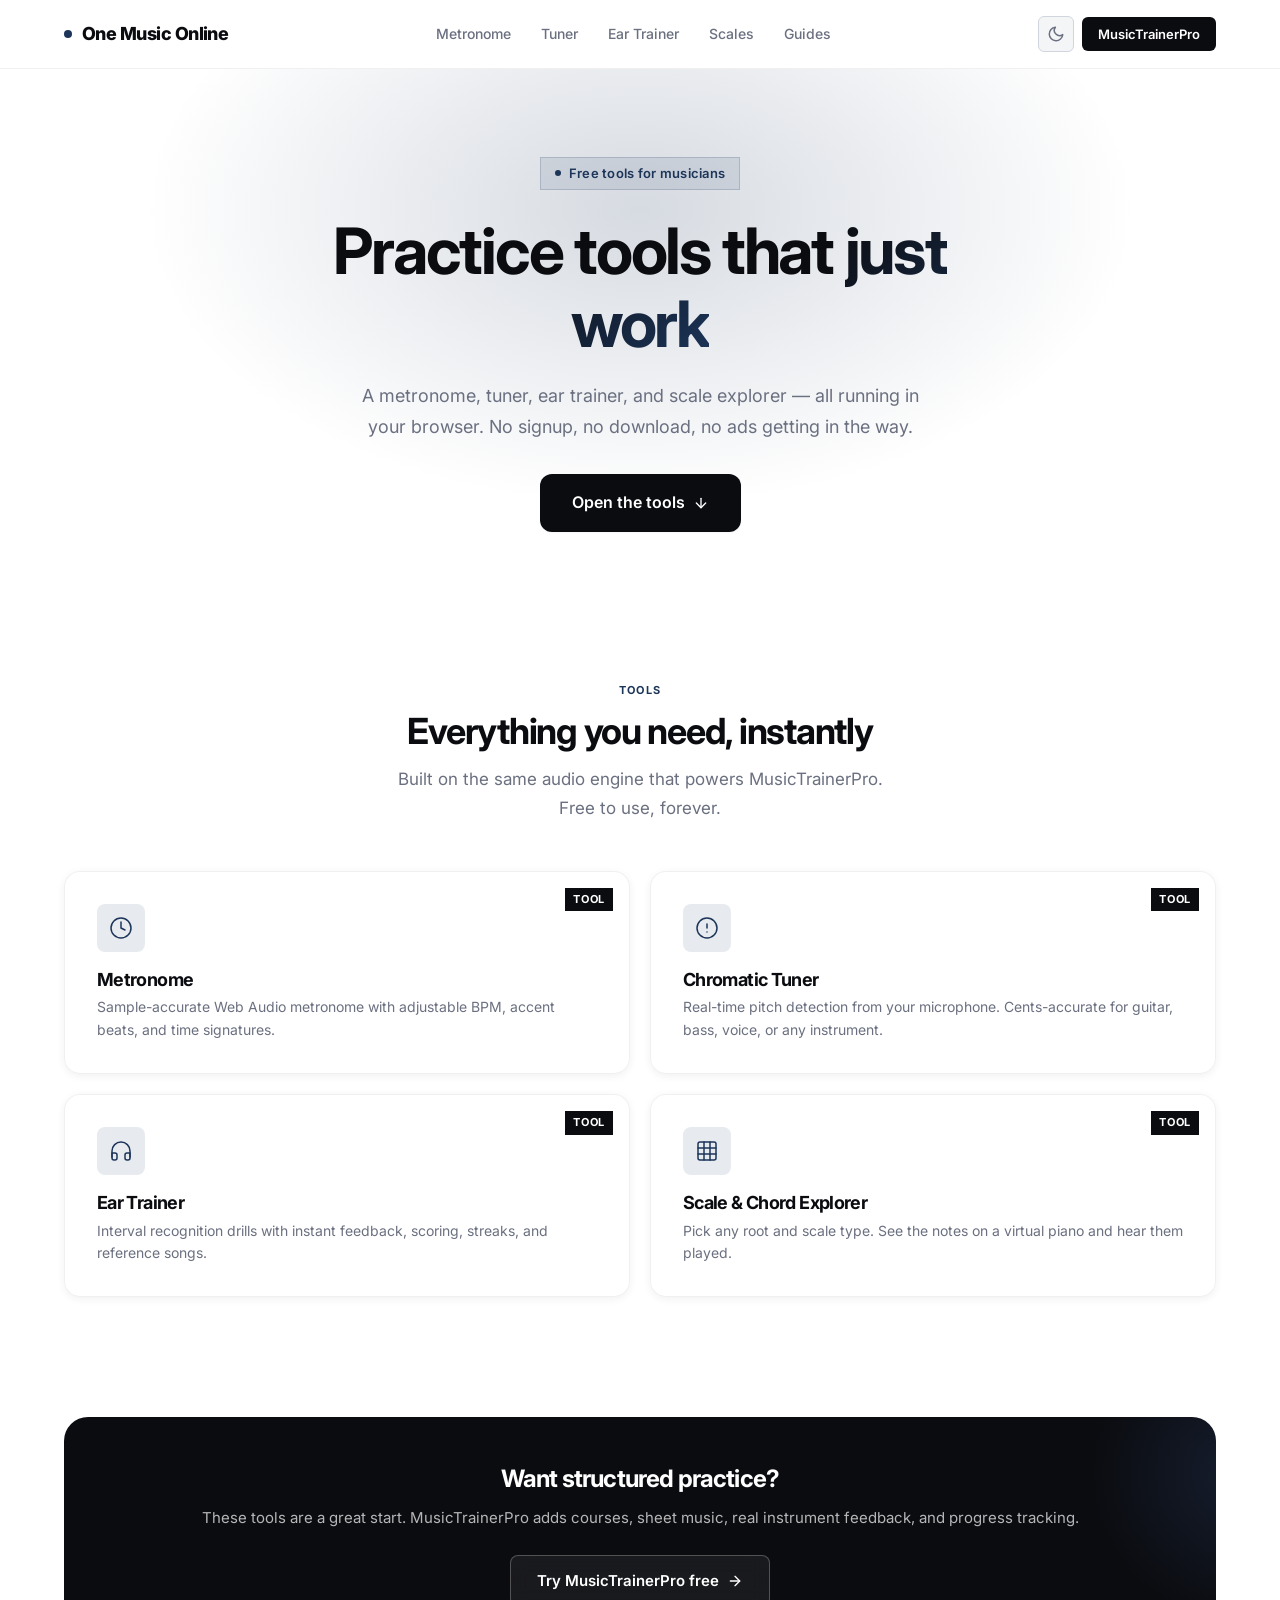
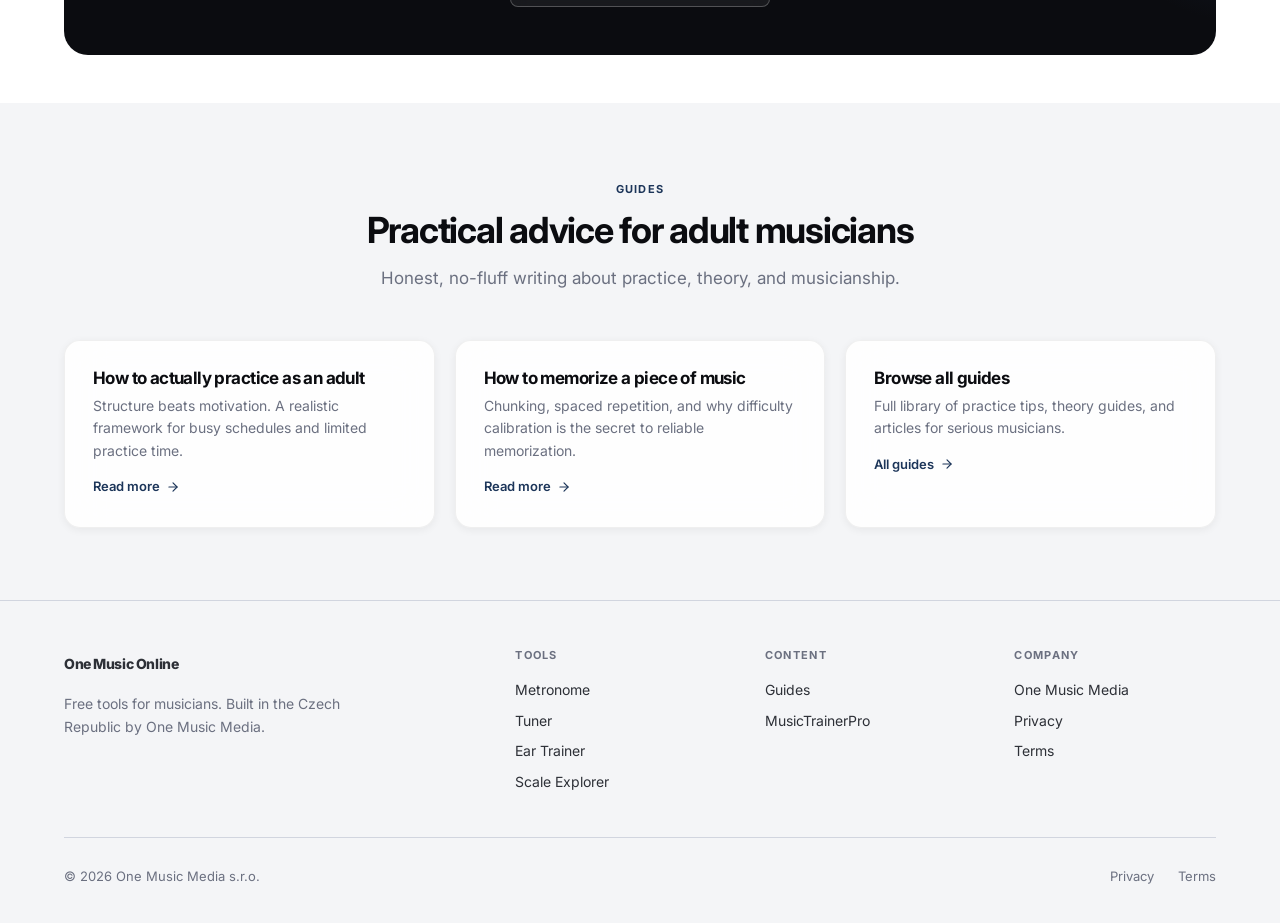
<file: index.html>
<!DOCTYPE html>
<html lang="en" data-theme="light">
<head>
    <meta charset="UTF-8">
    <meta name="viewport" content="width=device-width, initial-scale=1.0">
    <meta http-equiv="X-UA-Compatible" content="IE=edge">

    <!-- Primary Meta Tags -->
    <title>Free Music Tools — Metronome, Tuner, Ear Trainer | One Music Online</title>
    <meta name="title" content="Free Music Tools — Metronome, Tuner, Ear Trainer | One Music Online">
    <meta name="description" content="Free online metronome, chromatic tuner, ear trainer, and scale explorer for musicians. Works in your browser — no signup, no download, no ads.">
    <meta name="keywords" content="free metronome online, online tuner, ear trainer, scale explorer, metronome bpm, chromatic tuner, music practice tools, free music apps">
    <meta name="author" content="One Music Media s.r.o.">
    <meta name="robots" content="index, follow">
    <link rel="canonical" href="https://onemusic.online/">

    <!-- Open Graph -->
    <meta property="og:type" content="website">
    <meta property="og:url" content="https://onemusic.online/">
    <meta property="og:title" content="Free Music Tools — Metronome, Tuner, Ear Trainer">
    <meta property="og:description" content="Free online metronome, chromatic tuner, ear trainer, and scale explorer. Works in your browser — no signup needed.">
    <meta property="og:site_name" content="One Music Online">
    <meta property="og:locale" content="en_US">

    <!-- Twitter -->
    <meta name="twitter:card" content="summary_large_image">
    <meta name="twitter:title" content="Free Music Tools — Metronome, Tuner, Ear Trainer">
    <meta name="twitter:description" content="Free online metronome, chromatic tuner, ear trainer, and scale explorer. No signup, no download.">

    <!-- Favicon -->
    <link rel="icon" type="image/svg+xml" href="data:image/svg+xml,%3Csvg xmlns='http://www.w3.org/2000/svg' viewBox='0 0 24 24' fill='none' stroke='%23141619' stroke-width='2' stroke-linecap='round' stroke-linejoin='round'%3E%3Cpath d='M9 18V5l12-2v13'/%3E%3Ccircle cx='6' cy='18' r='3'/%3E%3Ccircle cx='18' cy='16' r='3'/%3E%3C/svg%3E">

    <!-- Fonts -->
    <link rel="preconnect" href="https://fonts.googleapis.com">
    <link rel="preconnect" href="https://fonts.gstatic.com" crossorigin>
    <link href="https://fonts.googleapis.com/css2?family=Inter:wght@400;500;600;700;800&display=swap" rel="stylesheet">

    <!-- Structured Data -->
    <script type="application/ld+json">
    {
      "@context": "https://schema.org",
      "@type": "WebSite",
      "name": "One Music Online",
      "url": "https://onemusic.online",
      "publisher": {
        "@type": "Organization",
        "name": "One Music Media",
        "url": "https://onemusic.media"
      }
    }
    </script>
    <script type="application/ld+json">
    {
      "@context": "https://schema.org",
      "@type": "ItemList",
      "name": "Free Music Tools",
      "itemListElement": [
        {
          "@type": "ListItem",
          "position": 1,
          "item": {
            "@type": "WebApplication",
            "name": "Online Metronome",
            "url": "https://onemusic.online/tools/metronome.html",
            "applicationCategory": "MusicApplication",
            "offers": { "@type": "Offer", "price": "0" }
          }
        },
        {
          "@type": "ListItem",
          "position": 2,
          "item": {
            "@type": "WebApplication",
            "name": "Chromatic Tuner",
            "url": "https://onemusic.online/tools/tuner.html",
            "applicationCategory": "MusicApplication",
            "offers": { "@type": "Offer", "price": "0" }
          }
        },
        {
          "@type": "ListItem",
          "position": 3,
          "item": {
            "@type": "WebApplication",
            "name": "Ear Trainer",
            "url": "https://onemusic.online/tools/ear-trainer.html",
            "applicationCategory": "MusicApplication",
            "offers": { "@type": "Offer", "price": "0" }
          }
        },
        {
          "@type": "ListItem",
          "position": 4,
          "item": {
            "@type": "WebApplication",
            "name": "Scale & Chord Explorer",
            "url": "https://onemusic.online/tools/scale-explorer.html",
            "applicationCategory": "MusicApplication",
            "offers": { "@type": "Offer", "price": "0" }
          }
        }
      ]
    }
    </script>

    <link rel="stylesheet" href="./assets/css/site.css">
</head>
<body>

    <!-- Navigation -->
    <nav class="nav" role="navigation" aria-label="Main navigation">
        <div class="nav__inner">
            <a href="./" class="nav__brand" aria-label="One Music Online home">
                <span class="nav__dot" aria-hidden="true"></span>
                One Music Online
            </a>
            <div class="nav__links" role="menubar">
                <a href="./tools/metronome.html" role="menuitem">Metronome</a>
                <a href="./tools/tuner.html" role="menuitem">Tuner</a>
                <a href="./tools/ear-trainer.html" role="menuitem">Ear Trainer</a>
                <a href="./tools/scale-explorer.html" role="menuitem">Scales</a>
                <a href="./blog/" role="menuitem">Guides</a>
            </div>
            <div class="nav__actions">
                <button class="theme-toggle" data-theme-toggle aria-label="Toggle theme" type="button">
                    <svg class="icon-moon" viewBox="0 0 24 24" aria-hidden="true"><path d="M21 12.79A9 9 0 1 1 11.21 3 7 7 0 0 0 21 12.79z"/></svg>
                </button>
                <a class="nav__cta" href="https://musictrainer.pro">MusicTrainerPro</a>
                <button class="nav__menu-btn" aria-label="Toggle menu" aria-expanded="false" type="button">
                    <svg class="icon-menu" viewBox="0 0 24 24" aria-hidden="true"><line x1="4" y1="12" x2="20" y2="12"/><line x1="4" y1="6" x2="20" y2="6"/><line x1="4" y1="18" x2="20" y2="18"/></svg>
                </button>
            </div>
        </div>
    </nav>

    <main id="main-content">

        <!-- Hero -->
        <section class="hero" aria-labelledby="hero-heading">
            <div class="container hero__content">
                <div class="hero__subtitle fade-in">
                    <span class="hero__subtitle-dot" aria-hidden="true"></span>
                    Free tools for musicians
                </div>
                <h1 id="hero-heading">
                    Practice tools that
                    <span class="accent">just work</span>
                </h1>
                <p>
                    A metronome, tuner, ear trainer, and scale explorer — all running
                    in your browser. No signup, no download, no ads getting in the way.
                </p>
                <div class="hero__actions fade-in">
                    <a href="#tools" class="btn btn--primary btn--lg">
                        Open the tools
                        <svg class="arrow" viewBox="0 0 24 24" fill="none" stroke="currentColor" stroke-width="2" stroke-linecap="round" stroke-linejoin="round" aria-hidden="true"><line x1="12" y1="5" x2="12" y2="19"/><polyline points="19 12 12 19 5 12"/></svg>
                    </a>
                </div>
            </div>
        </section>

        <!-- Tools Grid -->
        <section class="section" id="tools" aria-labelledby="tools-heading">
            <div class="container">
                <div class="section__head fade-in">
                    <span class="section__label">Tools</span>
                    <h2 id="tools-heading">Everything you need, instantly</h2>
                    <p>Built on the same audio engine that powers MusicTrainerPro. Free to use, forever.</p>
                </div>
                <div class="grid grid--2">
                    <!-- Metronome -->
                    <a class="tool-card fade-in" href="./tools/metronome.html">
                        <span class="tool-card__badge">Tool</span>
                        <div class="tool-card__icon" aria-hidden="true">
                            <svg viewBox="0 0 24 24"><circle cx="12" cy="12" r="10"/><polyline points="12 6 12 12 16 14"/></svg>
                        </div>
                        <h3>Metronome</h3>
                        <p>Sample-accurate Web Audio metronome with adjustable BPM, accent beats, and time signatures.</p>
                    </a>
                    <!-- Tuner -->
                    <a class="tool-card fade-in" href="./tools/tuner.html">
                        <span class="tool-card__badge">Tool</span>
                        <div class="tool-card__icon" aria-hidden="true">
                            <svg viewBox="0 0 24 24"><circle cx="12" cy="12" r="10"/><line x1="12" y1="8" x2="12" y2="12"/><line x1="12" y1="16" x2="12.01" y2="16"/></svg>
                        </div>
                        <h3>Chromatic Tuner</h3>
                        <p>Real-time pitch detection from your microphone. Cents-accurate for guitar, bass, voice, or any instrument.</p>
                    </a>
                    <!-- Ear Trainer -->
                    <a class="tool-card fade-in" href="./tools/ear-trainer.html">
                        <span class="tool-card__badge">Tool</span>
                        <div class="tool-card__icon" aria-hidden="true">
                            <svg viewBox="0 0 24 24"><path d="M3 18v-6a9 9 0 0 1 18 0v6"/><path d="M21 19a2 2 0 0 1-2 2h-1a2 2 0 0 1-2-2v-3a2 2 0 0 1 2-2h3zM3 19a2 2 0 0 0 2 2h1a2 2 0 0 0 2-2v-3a2 2 0 0 0-2-2H3z"/></svg>
                        </div>
                        <h3>Ear Trainer</h3>
                        <p>Interval recognition drills with instant feedback, scoring, streaks, and reference songs.</p>
                    </a>
                    <!-- Scale Explorer -->
                    <a class="tool-card fade-in" href="./tools/scale-explorer.html">
                        <span class="tool-card__badge">Tool</span>
                        <div class="tool-card__icon" aria-hidden="true">
                            <svg viewBox="0 0 24 24"><rect x="3" y="3" width="18" height="18" rx="2"/><path d="M9 3v18"/><path d="M15 3v18"/><path d="M3 9h18"/><path d="M3 15h18"/></svg>
                        </div>
                        <h3>Scale &amp; Chord Explorer</h3>
                        <p>Pick any root and scale type. See the notes on a virtual piano and hear them played.</p>
                    </a>
                </div>
            </div>
        </section>

        <!-- CTA -->
        <section class="container">
            <div class="cta-band fade-in">
                <h2>Want structured practice?</h2>
                <p>
                    These tools are a great start. MusicTrainerPro adds courses, sheet music,
                    real instrument feedback, and progress tracking.
                </p>
                <a href="https://musictrainer.pro" class="btn btn--outline">
                    Try MusicTrainerPro free
                    <svg class="arrow" viewBox="0 0 24 24" fill="none" stroke="currentColor" stroke-width="2" stroke-linecap="round" stroke-linejoin="round" aria-hidden="true"><line x1="5" y1="12" x2="19" y2="12"/><polyline points="12 5 19 12 12 19"/></svg>
                </a>
            </div>
        </section>

        <!-- Guides -->
        <section class="section section--alt" aria-labelledby="guides-heading">
            <div class="container">
                <div class="section__head fade-in">
                    <span class="section__label">Guides</span>
                    <h2 id="guides-heading">Practical advice for adult musicians</h2>
                    <p>Honest, no-fluff writing about practice, theory, and musicianship.</p>
                </div>
                <div class="grid">
                    <a class="guide-card fade-in" href="./blog/how-to-practice-as-an-adult.html">
                        <h3>How to actually practice as an adult</h3>
                        <p>Structure beats motivation. A realistic framework for busy schedules and limited practice time.</p>
                        <span class="guide-card__link">
                            Read more
                            <svg style="width:14px;height:14px" viewBox="0 0 24 24" fill="none" stroke="currentColor" stroke-width="2" stroke-linecap="round" stroke-linejoin="round" aria-hidden="true"><line x1="5" y1="12" x2="19" y2="12"/><polyline points="12 5 19 12 12 19"/></svg>
                        </span>
                    </a>
                    <a class="guide-card fade-in" href="./blog/how-to-memorize-a-piece.html">
                        <h3>How to memorize a piece of music</h3>
                        <p>Chunking, spaced repetition, and why difficulty calibration is the secret to reliable memorization.</p>
                        <span class="guide-card__link">
                            Read more
                            <svg style="width:14px;height:14px" viewBox="0 0 24 24" fill="none" stroke="currentColor" stroke-width="2" stroke-linecap="round" stroke-linejoin="round" aria-hidden="true"><line x1="5" y1="12" x2="19" y2="12"/><polyline points="12 5 19 12 12 19"/></svg>
                        </span>
                    </a>
                    <a class="guide-card fade-in" href="./blog/">
                        <h3>Browse all guides</h3>
                        <p>Full library of practice tips, theory guides, and articles for serious musicians.</p>
                        <span class="guide-card__link">
                            All guides
                            <svg style="width:14px;height:14px" viewBox="0 0 24 24" fill="none" stroke="currentColor" stroke-width="2" stroke-linecap="round" stroke-linejoin="round" aria-hidden="true"><line x1="5" y1="12" x2="19" y2="12"/><polyline points="12 5 19 12 12 19"/></svg>
                        </span>
                    </a>
                </div>
            </div>
        </section>

    </main>

    <!-- Footer -->
    <footer class="footer" role="contentinfo">
        <div class="container">
            <div class="footer__grid">
                <div>
                    <a href="./" class="footer__brand" aria-label="One Music Online home">
                        <span class="nav__dot" aria-hidden="true"></span>
                        One Music Online
                    </a>
                    <p class="footer__desc">
                        Free tools for musicians. Built in the Czech Republic by One Music Media.
                    </p>
                </div>
                <div>
                    <h4>Tools</h4>
                    <a href="./tools/metronome.html">Metronome</a>
                    <a href="./tools/tuner.html">Tuner</a>
                    <a href="./tools/ear-trainer.html">Ear Trainer</a>
                    <a href="./tools/scale-explorer.html">Scale Explorer</a>
                </div>
                <div>
                    <h4>Content</h4>
                    <a href="./blog/">Guides</a>
                    <a href="https://musictrainer.pro">MusicTrainerPro</a>
                </div>
                <div>
                    <h4>Company</h4>
                    <a href="https://onemusic.media">One Music Media</a>
                    <a href="https://musictrainer.pro/privacy">Privacy</a>
                    <a href="https://musictrainer.pro/terms">Terms</a>
                </div>
            </div>
            <div class="footer__bottom">
                <span>&copy; <span id="year"></span> One Music Media s.r.o.</span>
                <div class="footer__legal">
                    <a href="https://musictrainer.pro/privacy">Privacy</a>
                    <a href="https://musictrainer.pro/terms">Terms</a>
                </div>
            </div>
        </div>
    </footer>

    <script src="./assets/js/theme.js"></script>
    <script>document.getElementById('year').textContent = new Date().getFullYear();</script>
</body>
</html>
</file>
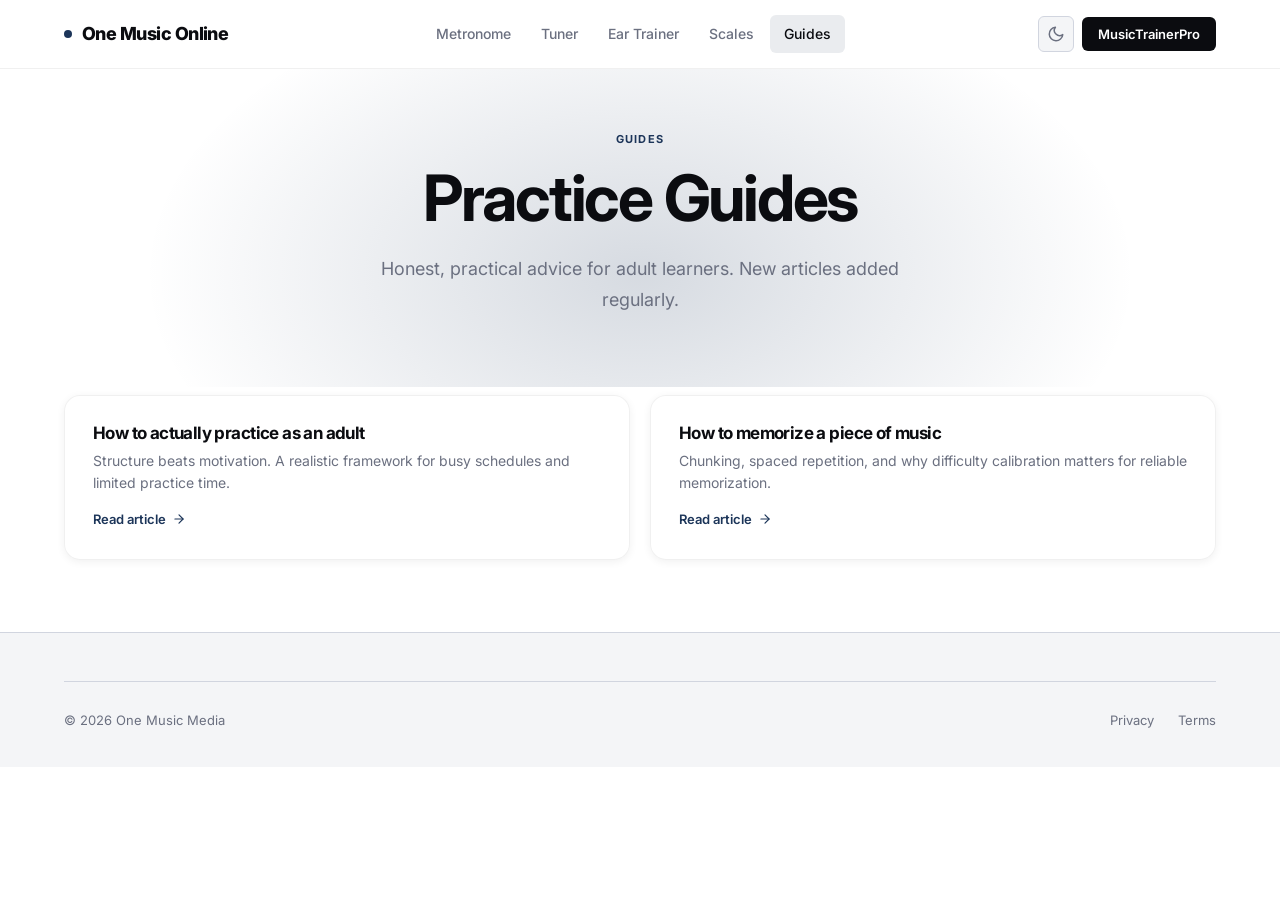
<file: blog/index.html>
<!DOCTYPE html>
<html lang="en" data-theme="light">
<head>
    <meta charset="UTF-8">
    <meta name="viewport" content="width=device-width, initial-scale=1.0">
    <meta http-equiv="X-UA-Compatible" content="IE=edge">
    <title>Practice Guides for Musicians | One Music Online</title>
    <meta name="description" content="Practical, no-fluff guides on practising, memorizing music, and music theory for adult learners.">
    <meta name="robots" content="index, follow">
    <link rel="canonical" href="https://onemusic.online/blog/">
    <meta property="og:type" content="website">
    <meta property="og:url" content="https://onemusic.online/blog/">
    <meta property="og:title" content="Practice Guides — One Music Online">
    <meta property="og:description" content="Practical guides on practising, memorizing music, and theory for adult learners.">
    <link rel="icon" type="image/svg+xml" href="data:image/svg+xml,%3Csvg xmlns='http://www.w3.org/2000/svg' viewBox='0 0 24 24' fill='none' stroke='%23141619' stroke-width='2' stroke-linecap='round' stroke-linejoin='round'%3E%3Cpath d='M2 3h6a4 4 0 0 1 4 4v14a3 3 0 0 0-3-3H2z'/%3E%3Cpath d='M22 3h-6a4 4 0 0 0-4 4v14a3 3 0 0 1 3-3h7z'/%3E%3C/svg%3E">
    <link rel="preconnect" href="https://fonts.googleapis.com">
    <link rel="preconnect" href="https://fonts.gstatic.com" crossorigin>
    <link href="https://fonts.googleapis.com/css2?family=Inter:wght@400;500;600;700;800&display=swap" rel="stylesheet">
    <link rel="stylesheet" href="../assets/css/site.css">
</head>
<body>

    <nav class="nav" role="navigation" aria-label="Main navigation">
        <div class="nav__inner">
            <a href="../" class="nav__brand" aria-label="One Music Online home">
                <span class="nav__dot" aria-hidden="true"></span>
                One Music Online
            </a>
            <div class="nav__links" role="menubar">
                <a href="../tools/metronome.html" role="menuitem">Metronome</a>
                <a href="../tools/tuner.html" role="menuitem">Tuner</a>
                <a href="../tools/ear-trainer.html" role="menuitem">Ear Trainer</a>
                <a href="../tools/scale-explorer.html" role="menuitem">Scales</a>
                <a href="../blog/" role="menuitem" class="active">Guides</a>
            </div>
            <div class="nav__actions">
                <button class="theme-toggle" data-theme-toggle aria-label="Toggle theme" type="button">
                    <svg class="icon-moon" viewBox="0 0 24 24" aria-hidden="true"><path d="M21 12.79A9 9 0 1 1 11.21 3 7 7 0 0 0 21 12.79z"/></svg>
                </button>
                <a class="nav__cta" href="https://musictrainer.pro">MusicTrainerPro</a>
                <button class="nav__menu-btn" aria-label="Toggle menu" aria-expanded="false" type="button">
                    <svg class="icon-menu" viewBox="0 0 24 24" aria-hidden="true"><line x1="4" y1="12" x2="20" y2="12"/><line x1="4" y1="6" x2="20" y2="6"/><line x1="4" y1="18" x2="20" y2="18"/></svg>
                </button>
            </div>
        </div>
    </nav>

    <main id="main-content">

        <section class="hero" style="padding: 3.5rem 0 2.5rem;">
            <div class="container hero__content">
                <span class="section__label">Guides</span>
                <h1>Practice Guides</h1>
                <p>Honest, practical advice for adult learners. New articles added regularly.</p>
            </div>
        </section>

        <section class="section" style="padding-top: 0.5rem;">
            <div class="container">
                <div class="grid">
                    <a class="guide-card fade-in" href="../blog/how-to-practice-as-an-adult.html">
                        <h3>How to actually practice as an adult</h3>
                        <p>Structure beats motivation. A realistic framework for busy schedules and limited practice time.</p>
                        <span class="guide-card__link">
                            Read article
                            <svg style="width:14px;height:14px" viewBox="0 0 24 24" fill="none" stroke="currentColor" stroke-width="2" stroke-linecap="round" stroke-linejoin="round" aria-hidden="true"><line x1="5" y1="12" x2="19" y2="12"/><polyline points="12 5 19 12 12 19"/></svg>
                        </span>
                    </a>
                    <a class="guide-card fade-in" href="../blog/how-to-memorize-a-piece.html">
                        <h3>How to memorize a piece of music</h3>
                        <p>Chunking, spaced repetition, and why difficulty calibration matters for reliable memorization.</p>
                        <span class="guide-card__link">
                            Read article
                            <svg style="width:14px;height:14px" viewBox="0 0 24 24" fill="none" stroke="currentColor" stroke-width="2" stroke-linecap="round" stroke-linejoin="round" aria-hidden="true"><line x1="5" y1="12" x2="19" y2="12"/><polyline points="12 5 19 12 12 19"/></svg>
                        </span>
                    </a>
                </div>
            </div>
        </section>

    </main>

    <footer class="footer" role="contentinfo">
        <div class="container">
            <div class="footer__bottom">
                <span>&copy; <span id="year"></span> One Music Media</span>
                <div class="footer__legal">
                    <a href="https://musictrainer.pro/privacy">Privacy</a>
                    <a href="https://musictrainer.pro/terms">Terms</a>
                </div>
            </div>
        </div>
    </footer>

    <script src="../assets/js/theme.js"></script>
    <script>document.getElementById('year').textContent = new Date().getFullYear();</script>
</body>
</html>
</file>
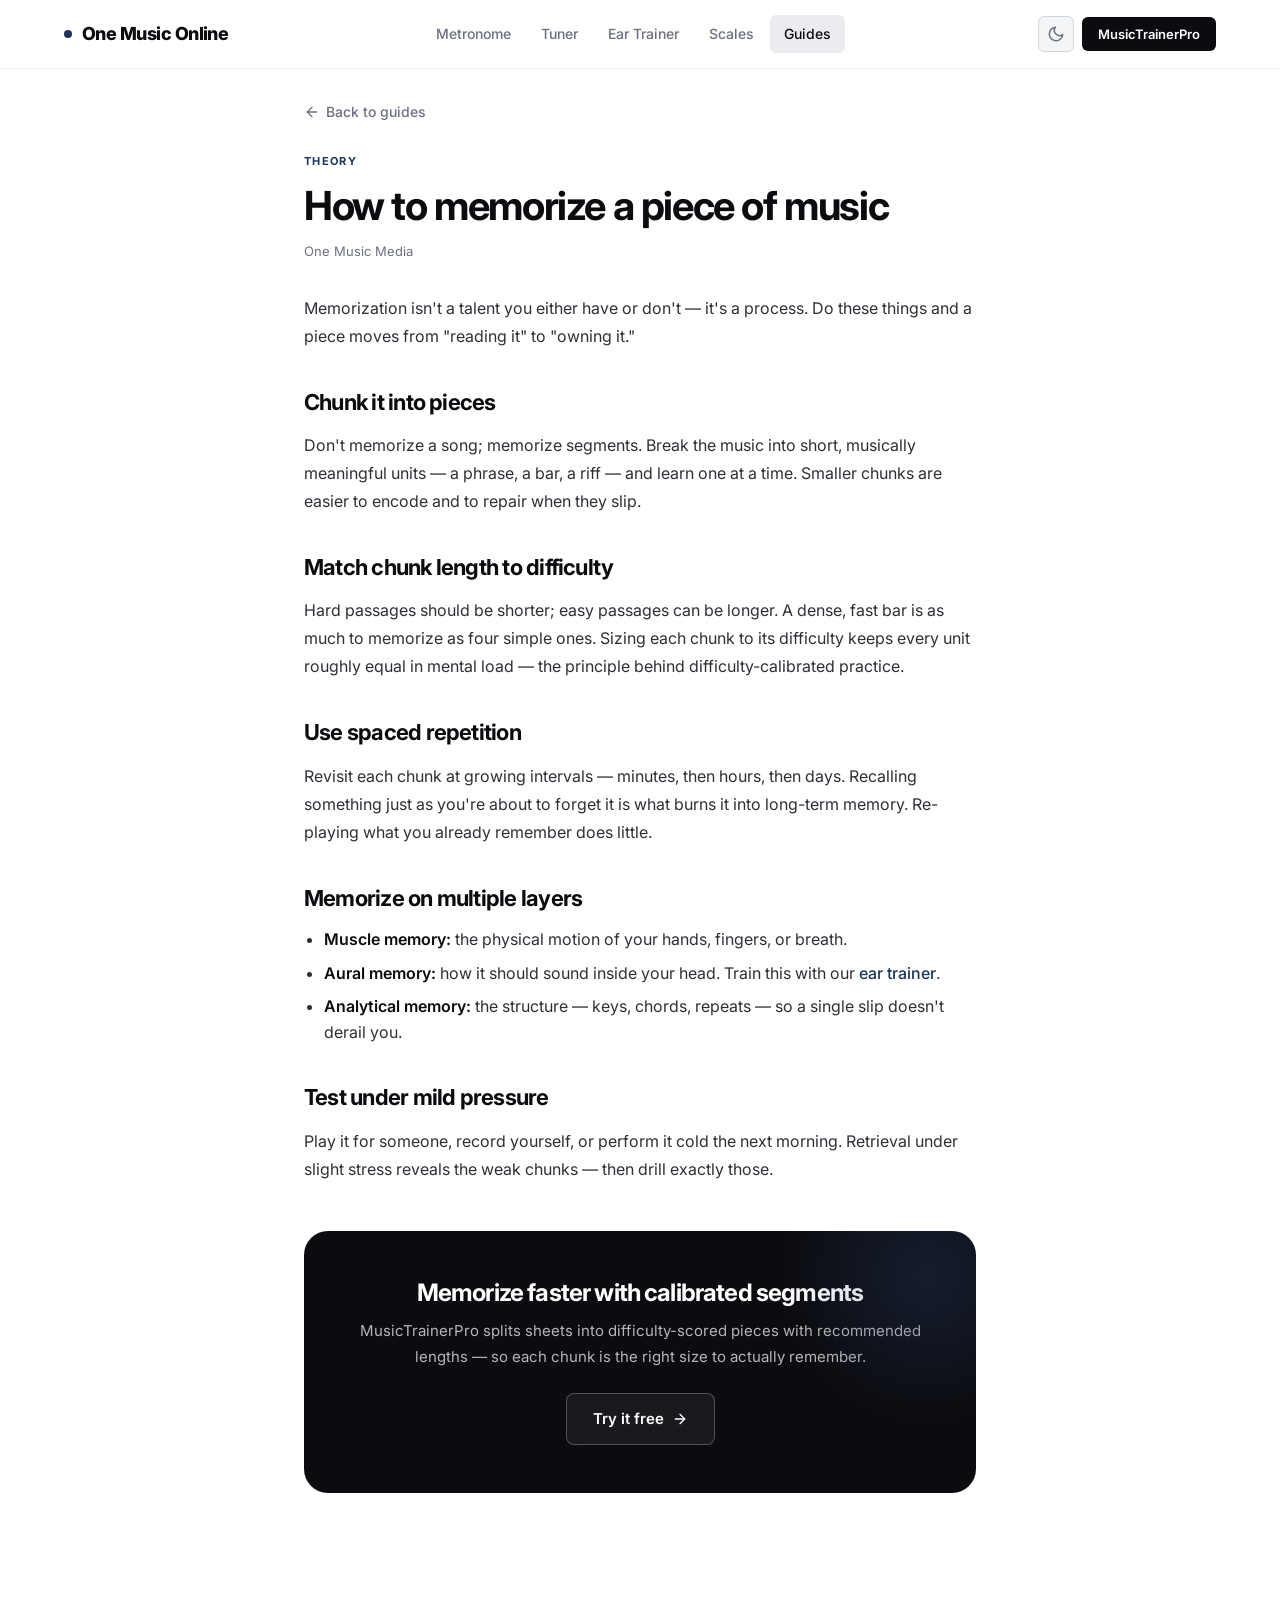
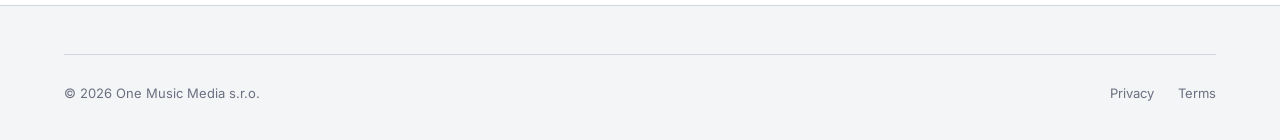
<file: blog/how-to-memorize-a-piece.html>
<!DOCTYPE html>
<html lang="en" data-theme="light">
<head>
    <meta charset="UTF-8">
    <meta name="viewport" content="width=device-width, initial-scale=1.0">
    <meta http-equiv="X-UA-Compatible" content="IE=edge">
    <title>How to Memorize a Piece of Music | One Music Online</title>
    <meta name="description" content="A practical method for memorizing music: chunking, spaced repetition, and difficulty-calibrated segments that actually stick.">
    <meta name="robots" content="index, follow">
    <link rel="canonical" href="https://onemusic.online/blog/how-to-memorize-a-piece.html">
    <meta property="og:type" content="article">
    <meta property="og:url" content="https://onemusic.online/blog/how-to-memorize-a-piece.html">
    <meta property="og:title" content="How to Memorize a Piece of Music">
    <meta property="og:description" content="A practical method for memorizing music: chunking, spaced repetition, and difficulty-calibrated segments.">
    <link rel="icon" type="image/svg+xml" href="data:image/svg+xml,%3Csvg xmlns='http://www.w3.org/2000/svg' viewBox='0 0 24 24' fill='none' stroke='%23141619' stroke-width='2' stroke-linecap='round' stroke-linejoin='round'%3E%3Cpath d='M2 3h6a4 4 0 0 1 4 4v14a3 3 0 0 0-3-3H2z'/%3E%3Cpath d='M22 3h-6a4 4 0 0 0-4 4v14a3 3 0 0 1 3-3h7z'/%3E%3C/svg%3E">
    <link rel="preconnect" href="https://fonts.googleapis.com">
    <link rel="preconnect" href="https://fonts.gstatic.com" crossorigin>
    <link href="https://fonts.googleapis.com/css2?family=Inter:wght@400;500;600;700;800&display=swap" rel="stylesheet">
    <script type="application/ld+json">
    { "@context":"https://schema.org","@type":"Article","headline":"How to Memorize a Piece of Music","author":{"@type":"Organization","name":"One Music Media"},"publisher":{"@type":"Organization","name":"One Music Media"},"url":"https://onemusic.online/blog/how-to-memorize-a-piece.html","description":"A practical method for memorizing music using chunking, spaced repetition, and multi-layer recall." }
    </script>
    <link rel="stylesheet" href="../assets/css/site.css">
</head>
<body>

    <nav class="nav" role="navigation" aria-label="Main navigation">
        <div class="nav__inner">
            <a href="../" class="nav__brand" aria-label="One Music Online home">
                <span class="nav__dot" aria-hidden="true"></span>
                One Music Online
            </a>
            <div class="nav__links" role="menubar">
                <a href="../tools/metronome.html" role="menuitem">Metronome</a>
                <a href="../tools/tuner.html" role="menuitem">Tuner</a>
                <a href="../tools/ear-trainer.html" role="menuitem">Ear Trainer</a>
                <a href="../tools/scale-explorer.html" role="menuitem">Scales</a>
                <a href="../blog/" role="menuitem" class="active">Guides</a>
            </div>
            <div class="nav__actions">
                <button class="theme-toggle" data-theme-toggle aria-label="Toggle theme" type="button">
                    <svg class="icon-moon" viewBox="0 0 24 24" aria-hidden="true"><path d="M21 12.79A9 9 0 1 1 11.21 3 7 7 0 0 0 21 12.79z"/></svg>
                </button>
                <a class="nav__cta" href="https://musictrainer.pro">MusicTrainerPro</a>
                <button class="nav__menu-btn" aria-label="Toggle menu" aria-expanded="false" type="button">
                    <svg class="icon-menu" viewBox="0 0 24 24" aria-hidden="true"><line x1="4" y1="12" x2="20" y2="12"/><line x1="4" y1="6" x2="20" y2="6"/><line x1="4" y1="18" x2="20" y2="18"/></svg>
                </button>
            </div>
        </div>
    </nav>

    <main class="article">
        <a href="../blog/" class="article__back">
            <svg style="width:16px;height:16px" viewBox="0 0 24 24" fill="none" stroke="currentColor" stroke-width="2" stroke-linecap="round" stroke-linejoin="round" aria-hidden="true"><line x1="19" y1="12" x2="5" y2="12"/><polyline points="12 19 5 12 12 5"/></svg>
            Back to guides
        </a>

        <div class="article__header">
            <span class="section__label">Theory</span>
            <h1>How to memorize a piece of music</h1>
            <div class="article__meta">
                <span>One Music Media</span>
            </div>
        </div>

        <div class="article__body">
            <p>Memorization isn't a talent you either have or don't — it's a process. Do these things and a piece moves from "reading it" to "owning it."</p>

            <h2>Chunk it into pieces</h2>
            <p>Don't memorize a song; memorize segments. Break the music into short, musically meaningful units — a phrase, a bar, a riff — and learn one at a time. Smaller chunks are easier to encode and to repair when they slip.</p>

            <h2>Match chunk length to difficulty</h2>
            <p>Hard passages should be shorter; easy passages can be longer. A dense, fast bar is as much to memorize as four simple ones. Sizing each chunk to its difficulty keeps every unit roughly equal in mental load — the principle behind difficulty-calibrated practice.</p>

            <h2>Use spaced repetition</h2>
            <p>Revisit each chunk at growing intervals — minutes, then hours, then days. Recalling something just as you're about to forget it is what burns it into long-term memory. Re-playing what you already remember does little.</p>

            <h2>Memorize on multiple layers</h2>
            <ul>
                <li><strong>Muscle memory:</strong> the physical motion of your hands, fingers, or breath.</li>
                <li><strong>Aural memory:</strong> how it should sound inside your head. Train this with our <a href="../tools/ear-trainer.html">ear trainer</a>.</li>
                <li><strong>Analytical memory:</strong> the structure — keys, chords, repeats — so a single slip doesn't derail you.</li>
            </ul>

            <h2>Test under mild pressure</h2>
            <p>Play it for someone, record yourself, or perform it cold the next morning. Retrieval under slight stress reveals the weak chunks — then drill exactly those.</p>
        </div>

        <div class="cta-band">
            <h2>Memorize faster with calibrated segments</h2>
            <p>MusicTrainerPro splits sheets into difficulty-scored pieces with recommended lengths — so each chunk is the right size to actually remember.</p>
            <a href="https://musictrainer.pro" class="btn btn--outline">
                Try it free
                <svg class="arrow" viewBox="0 0 24 24" fill="none" stroke="currentColor" stroke-width="2" stroke-linecap="round" stroke-linejoin="round" aria-hidden="true"><line x1="5" y1="12" x2="19" y2="12"/><polyline points="12 5 19 12 12 19"/></svg>
            </a>
        </div>
    </main>

    <footer class="footer" role="contentinfo">
        <div class="container">
            <div class="footer__bottom">
                <span>&copy; <span id="year"></span> One Music Media s.r.o.</span>
                <div class="footer__legal">
                    <a href="https://musictrainer.pro/privacy">Privacy</a>
                    <a href="https://musictrainer.pro/terms">Terms</a>
                </div>
            </div>
        </div>
    </footer>

    <script src="../assets/js/theme.js"></script>
    <script>document.getElementById('year').textContent = new Date().getFullYear();</script>
</body>
</html>
</file>
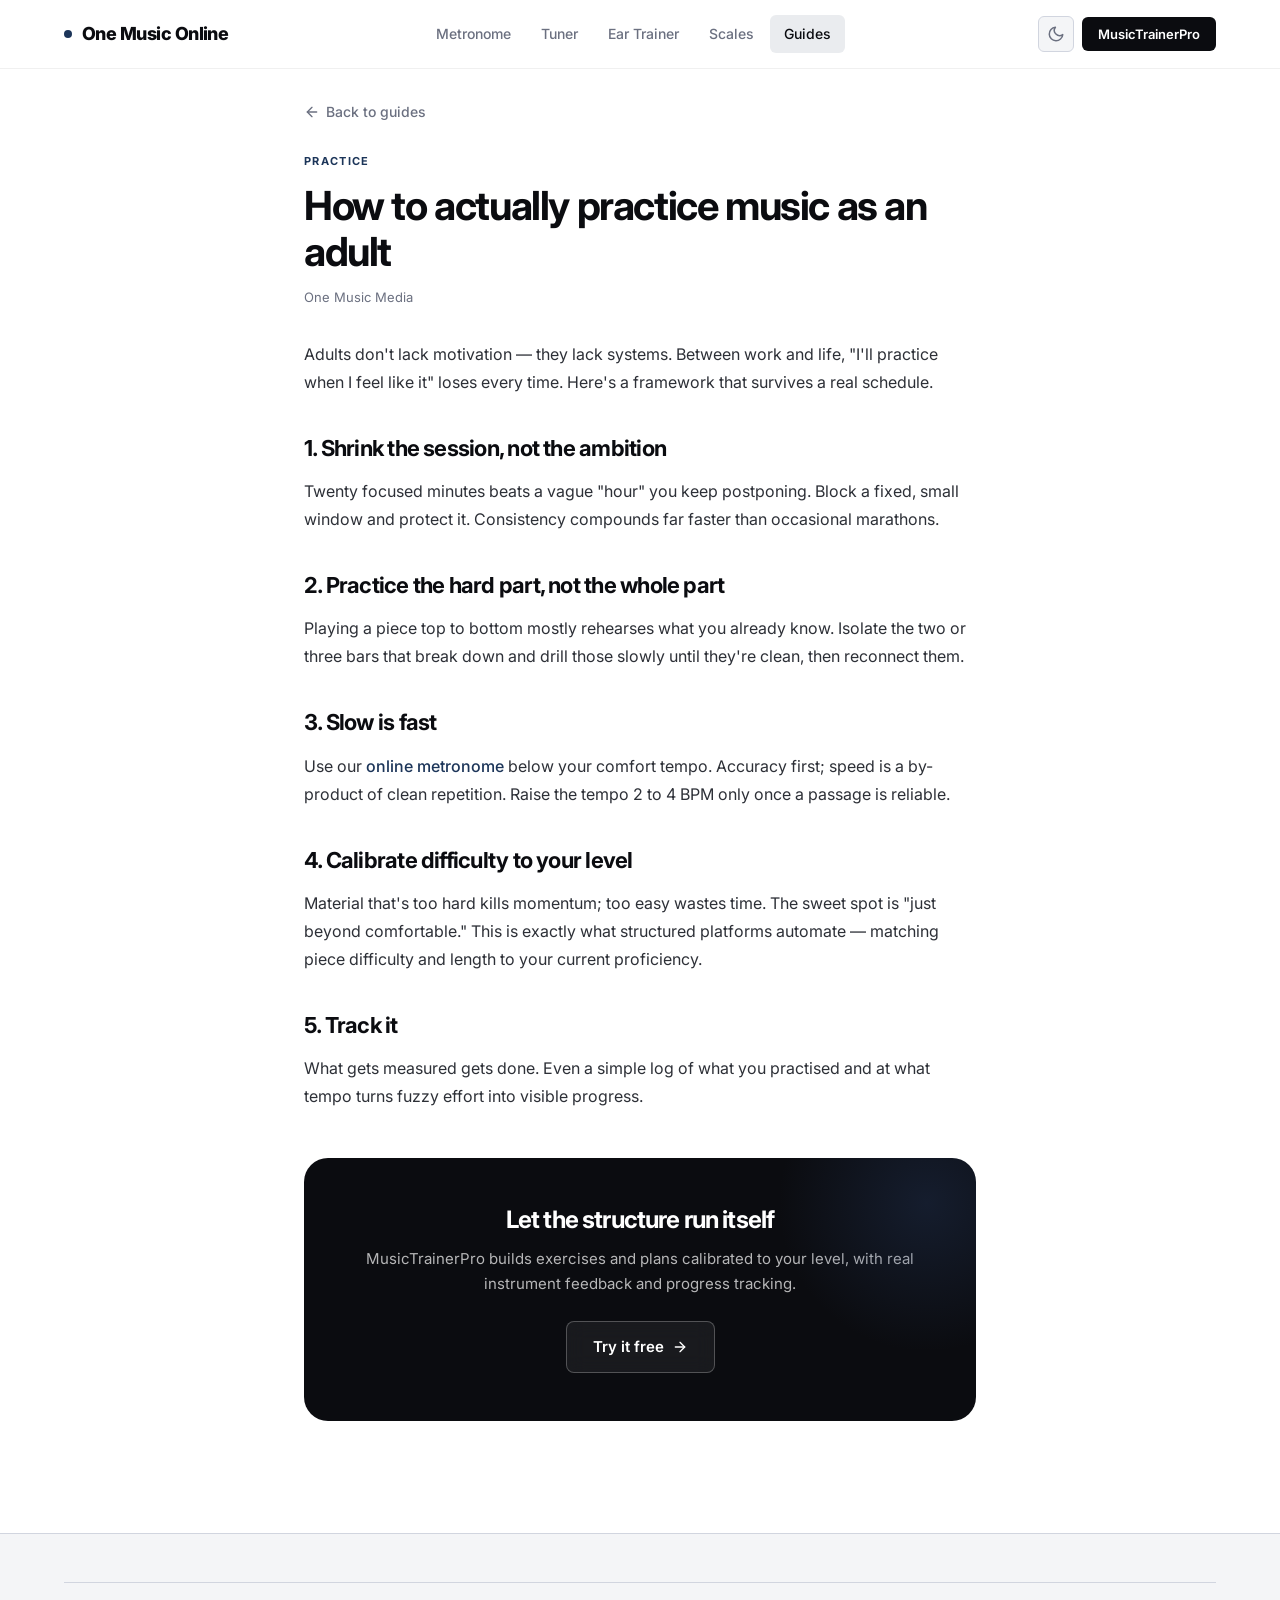
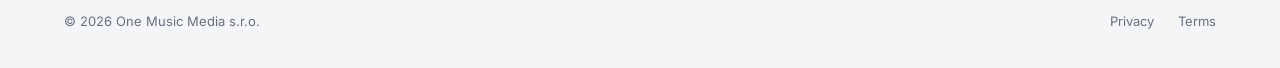
<file: blog/how-to-practice-as-an-adult.html>
<!DOCTYPE html>
<html lang="en" data-theme="light">
<head>
    <meta charset="UTF-8">
    <meta name="viewport" content="width=device-width, initial-scale=1.0">
    <meta http-equiv="X-UA-Compatible" content="IE=edge">
    <title>How to Actually Practice Music as an Adult | One Music Online</title>
    <meta name="description" content="A realistic, structured framework for practising an instrument as a busy adult — where motivation fails and systems win.">
    <meta name="robots" content="index, follow">
    <link rel="canonical" href="https://onemusic.online/blog/how-to-practice-as-an-adult.html">
    <meta property="og:type" content="article">
    <meta property="og:url" content="https://onemusic.online/blog/how-to-practice-as-an-adult.html">
    <meta property="og:title" content="How to Actually Practice Music as an Adult">
    <meta property="og:description" content="A realistic framework for practising an instrument as a busy adult — where motivation fails and systems win.">
    <link rel="icon" type="image/svg+xml" href="data:image/svg+xml,%3Csvg xmlns='http://www.w3.org/2000/svg' viewBox='0 0 24 24' fill='none' stroke='%23141619' stroke-width='2' stroke-linecap='round' stroke-linejoin='round'%3E%3Cpath d='M2 3h6a4 4 0 0 1 4 4v14a3 3 0 0 0-3-3H2z'/%3E%3Cpath d='M22 3h-6a4 4 0 0 0-4 4v14a3 3 0 0 1 3-3h7z'/%3E%3C/svg%3E">
    <link rel="preconnect" href="https://fonts.googleapis.com">
    <link rel="preconnect" href="https://fonts.gstatic.com" crossorigin>
    <link href="https://fonts.googleapis.com/css2?family=Inter:wght@400;500;600;700;800&display=swap" rel="stylesheet">
    <script type="application/ld+json">
    { "@context":"https://schema.org","@type":"Article","headline":"How to Actually Practice Music as an Adult","author":{"@type":"Organization","name":"One Music Media"},"publisher":{"@type":"Organization","name":"One Music Media"},"url":"https://onemusic.online/blog/how-to-practice-as-an-adult.html","description":"A realistic framework for practising an instrument as a busy adult." }
    </script>
    <link rel="stylesheet" href="../assets/css/site.css">
</head>
<body>

    <nav class="nav" role="navigation" aria-label="Main navigation">
        <div class="nav__inner">
            <a href="../" class="nav__brand" aria-label="One Music Online home">
                <span class="nav__dot" aria-hidden="true"></span>
                One Music Online
            </a>
            <div class="nav__links" role="menubar">
                <a href="../tools/metronome.html" role="menuitem">Metronome</a>
                <a href="../tools/tuner.html" role="menuitem">Tuner</a>
                <a href="../tools/ear-trainer.html" role="menuitem">Ear Trainer</a>
                <a href="../tools/scale-explorer.html" role="menuitem">Scales</a>
                <a href="../blog/" role="menuitem" class="active">Guides</a>
            </div>
            <div class="nav__actions">
                <button class="theme-toggle" data-theme-toggle aria-label="Toggle theme" type="button">
                    <svg class="icon-moon" viewBox="0 0 24 24" aria-hidden="true"><path d="M21 12.79A9 9 0 1 1 11.21 3 7 7 0 0 0 21 12.79z"/></svg>
                </button>
                <a class="nav__cta" href="https://musictrainer.pro">MusicTrainerPro</a>
                <button class="nav__menu-btn" aria-label="Toggle menu" aria-expanded="false" type="button">
                    <svg class="icon-menu" viewBox="0 0 24 24" aria-hidden="true"><line x1="4" y1="12" x2="20" y2="12"/><line x1="4" y1="6" x2="20" y2="6"/><line x1="4" y1="18" x2="20" y2="18"/></svg>
                </button>
            </div>
        </div>
    </nav>

    <main class="article">
        <a href="../blog/" class="article__back">
            <svg style="width:16px;height:16px" viewBox="0 0 24 24" fill="none" stroke="currentColor" stroke-width="2" stroke-linecap="round" stroke-linejoin="round" aria-hidden="true"><line x1="19" y1="12" x2="5" y2="12"/><polyline points="12 19 5 12 12 5"/></svg>
            Back to guides
        </a>

        <div class="article__header">
            <span class="section__label">Practice</span>
            <h1>How to actually practice music as an adult</h1>
            <div class="article__meta">
                <span>One Music Media</span>
            </div>
        </div>

        <div class="article__body">
            <p>Adults don't lack motivation — they lack systems. Between work and life, "I'll practice when I feel like it" loses every time. Here's a framework that survives a real schedule.</p>

            <h2>1. Shrink the session, not the ambition</h2>
            <p>Twenty focused minutes beats a vague "hour" you keep postponing. Block a fixed, small window and protect it. Consistency compounds far faster than occasional marathons.</p>

            <h2>2. Practice the hard part, not the whole part</h2>
            <p>Playing a piece top to bottom mostly rehearses what you already know. Isolate the two or three bars that break down and drill those slowly until they're clean, then reconnect them.</p>

            <h2>3. Slow is fast</h2>
            <p>Use our <a href="../tools/metronome.html">online metronome</a> below your comfort tempo. Accuracy first; speed is a by-product of clean repetition. Raise the tempo 2 to 4 BPM only once a passage is reliable.</p>

            <h2>4. Calibrate difficulty to your level</h2>
            <p>Material that's too hard kills momentum; too easy wastes time. The sweet spot is "just beyond comfortable." This is exactly what structured platforms automate — matching piece difficulty and length to your current proficiency.</p>

            <h2>5. Track it</h2>
            <p>What gets measured gets done. Even a simple log of what you practised and at what tempo turns fuzzy effort into visible progress.</p>
        </div>

        <div class="cta-band">
            <h2>Let the structure run itself</h2>
            <p>MusicTrainerPro builds exercises and plans calibrated to your level, with real instrument feedback and progress tracking.</p>
            <a href="https://musictrainer.pro" class="btn btn--outline">
                Try it free
                <svg class="arrow" viewBox="0 0 24 24" fill="none" stroke="currentColor" stroke-width="2" stroke-linecap="round" stroke-linejoin="round" aria-hidden="true"><line x1="5" y1="12" x2="19" y2="12"/><polyline points="12 5 19 12 12 19"/></svg>
            </a>
        </div>
    </main>

    <footer class="footer" role="contentinfo">
        <div class="container">
            <div class="footer__bottom">
                <span>&copy; <span id="year"></span> One Music Media s.r.o.</span>
                <div class="footer__legal">
                    <a href="https://musictrainer.pro/privacy">Privacy</a>
                    <a href="https://musictrainer.pro/terms">Terms</a>
                </div>
            </div>
        </div>
    </footer>

    <script src="../assets/js/theme.js"></script>
    <script>document.getElementById('year').textContent = new Date().getFullYear();</script>
</body>
</html>
</file>
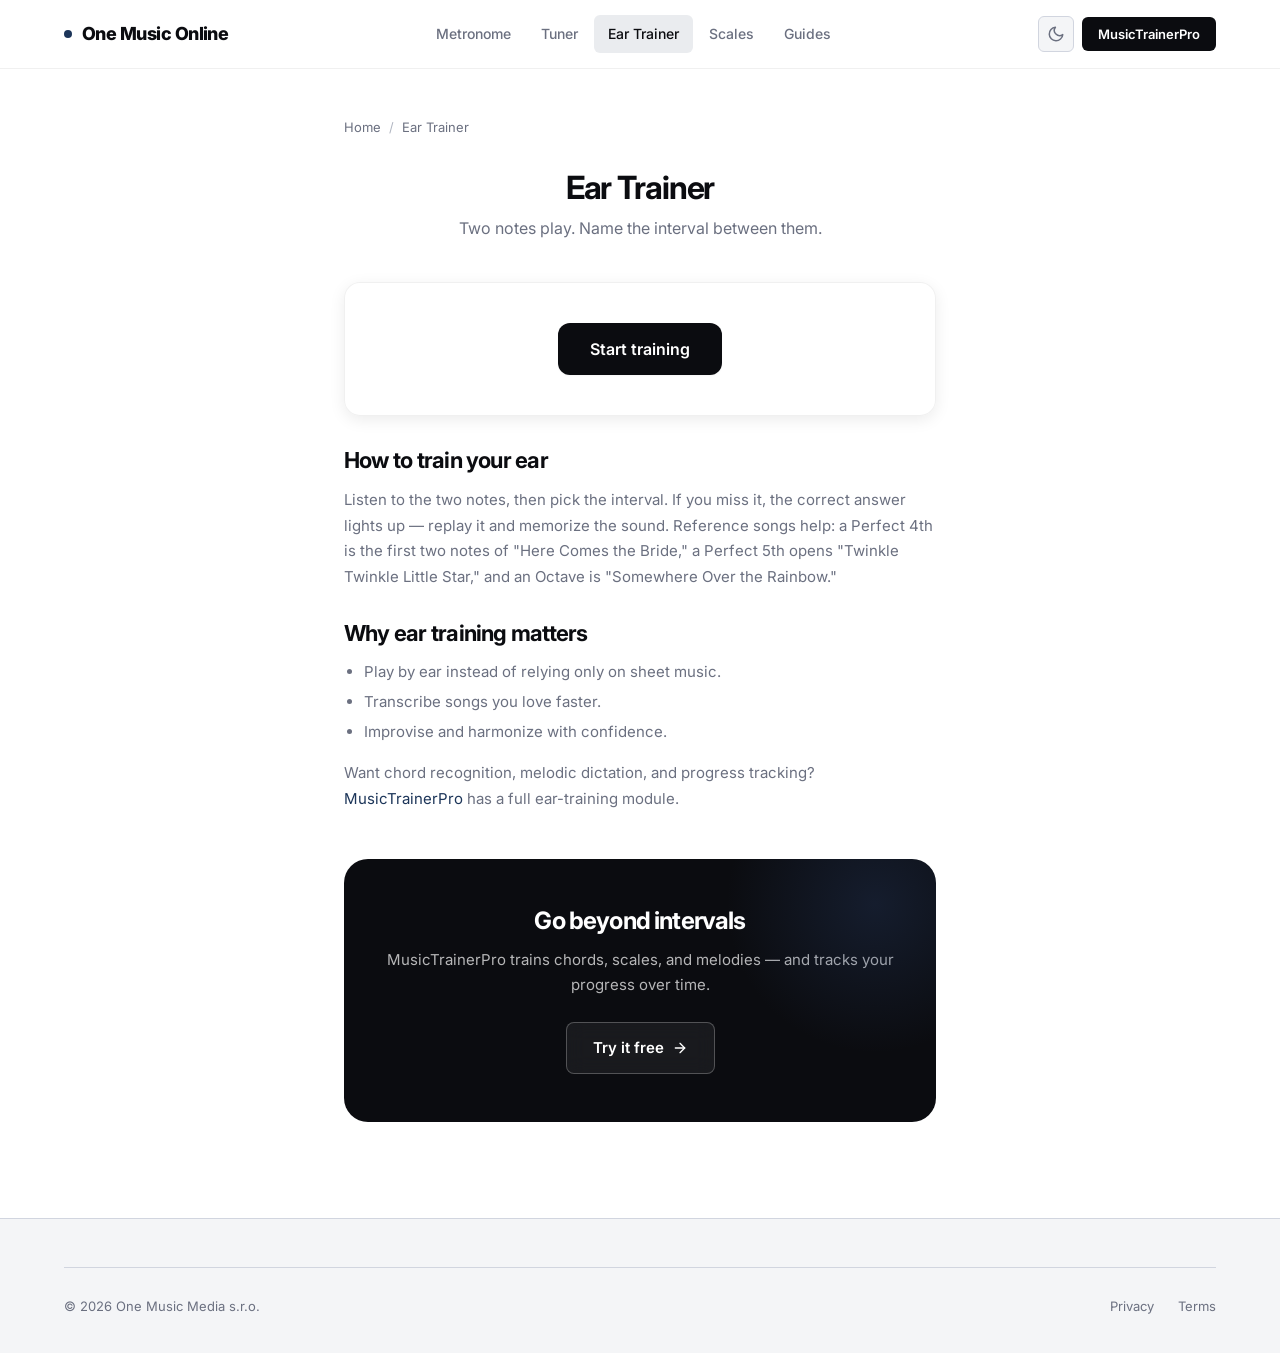
<file: tools/ear-trainer.html>
<!DOCTYPE html>
<html lang="en" data-theme="light">
<head>
    <meta charset="UTF-8">
    <meta name="viewport" content="width=device-width, initial-scale=1.0">
    <title>Free Online Ear Trainer — Interval Recognition | One Music Online</title>
    <meta name="description" content="Free online ear trainer. Practice recognizing musical intervals by ear with instant feedback, scoring, and streaks. Works in your browser, no signup.">
    <meta name="robots" content="index, follow">
    <link rel="canonical" href="https://onemusic.online/tools/ear-trainer.html">
    <meta property="og:type" content="website">
    <meta property="og:url" content="https://onemusic.online/tools/ear-trainer.html">
    <meta property="og:title" content="Free Online Ear Trainer">
    <meta property="og:description" content="Interval recognition drills with instant feedback, scoring, and streaks.">
    <link rel="icon" type="image/svg+xml" href="data:image/svg+xml,%3Csvg xmlns='http://www.w3.org/2000/svg' viewBox='0 0 24 24' fill='none' stroke='%23141619' stroke-width='2' stroke-linecap='round' stroke-linejoin='round'%3E%3Cpath d='M3 18v-6a9 9 0 0 1 18 0v6'/%3E%3Cpath d='M21 19a2 2 0 0 1-2 2h-1a2 2 0 0 1-2-2v-3a2 2 0 0 1 2-2h3z'/%3E%3Cpath d='M3 19a2 2 0 0 0 2 2h1a2 2 0 0 0 2-2v-3a2 2 0 0 0-2-2H3z'/%3E%3C/svg%3E">
    <link rel="preconnect" href="https://fonts.googleapis.com">
    <link rel="preconnect" href="https://fonts.gstatic.com" crossorigin>
    <link href="https://fonts.googleapis.com/css2?family=Inter:wght@400;500;600;700;800&display=swap" rel="stylesheet">
    <script type="application/ld+json">
    { "@context":"https://schema.org","@type":"WebApplication","name":"Online Ear Trainer","url":"https://onemusic.online/tools/ear-trainer.html","applicationCategory":"MusicApplication","operatingSystem":"Any","offers":{"@type":"Offer","price":"0"},"description":"Interval recognition ear training with instant feedback and scoring." }
    </script>
    <link rel="stylesheet" href="https://martircz.github.io/onemusic-online/assets/css/site.css">
    <style>
        .stats {
            display: flex;
            justify-content: center;
            gap: 2rem;
            margin-bottom: 1.5rem;
        }
        .stat { text-align: center; }
        .stat__num {
            font-family: var(--font-display);
            font-weight: 800;
            font-size: 1.5rem;
            color: var(--ink-900);
            letter-spacing: -0.02em;
        }
        [data-theme="dark"] .stat__num { color: var(--primary); }
        .stat__label {
            font-size: 0.6875rem;
            text-transform: uppercase;
            letter-spacing: 0.06em;
            color: var(--text-muted);
            font-weight: 600;
        }
        #answers {
            display: grid;
            grid-template-columns: repeat(2, 1fr);
            gap: 0.625rem;
            margin: 1.5rem 0;
        }
        .answer-btn {
            font-family: var(--font-body);
            font-size: 0.9375rem;
            font-weight: 500;
            padding: 0.875rem;
            border: 1.5px solid var(--border);
            border-radius: var(--radius);
            background: var(--surface);
            color: var(--text);
            cursor: pointer;
            transition: all var(--transition-fast);
        }
        .answer-btn:hover:not(:disabled) {
            border-color: var(--ink-900);
            background: var(--surface-2);
        }
        [data-theme="dark"] .answer-btn:hover:not(:disabled) {
            border-color: var(--primary-light);
        }
        .answer-btn:disabled { cursor: default; }
        .answer-btn.correct {
            background: var(--primary-glow);
            border-color: var(--primary);
            color: var(--primary);
            font-weight: 600;
        }
        .answer-btn.wrong {
            background: rgba(220, 38, 38, 0.1);
            border-color: #dc2626;
            color: #dc2626;
        }
        .feedback {
            min-height: 1.5rem;
            font-weight: 600;
            margin: 0.5rem 0;
            color: var(--text-muted);
            font-size: 0.9375rem;
        }
        #quiz { display: none; }
        .replay-btn-row { display: flex; justify-content: center; margin-bottom: 1.25rem; }
        @media (max-width: 480px) {
            #answers { grid-template-columns: 1fr; }
            .stats { gap: 1rem; }
        }
    </style>
</head>
<body>

    <nav class="nav" role="navigation" aria-label="Main navigation">
        <div class="nav__inner">
            <a href="./" class="nav__brand" aria-label="One Music Online home">
                <span class="nav__dot" aria-hidden="true"></span>
                One Music Online
            </a>
            <div class="nav__links" role="menubar">
                <a href="https://martircz.github.io/onemusic-online/tools/metronome.html" role="menuitem">Metronome</a>
                <a href="https://martircz.github.io/onemusic-online/tools/tuner.html" role="menuitem">Tuner</a>
                <a href="https://martircz.github.io/onemusic-online/tools/ear-trainer.html" role="menuitem" class="active">Ear Trainer</a>
                <a href="https://martircz.github.io/onemusic-online/tools/scale-explorer.html" role="menuitem">Scales</a>
                <a href="https://martircz.github.io/onemusic-online/blog/" role="menuitem">Guides</a>
            </div>
            <div class="nav__actions">
                <button class="theme-toggle" data-theme-toggle aria-label="Toggle theme" type="button">
                    <svg class="icon-moon" viewBox="0 0 24 24" aria-hidden="true"><path d="M21 12.79A9 9 0 1 1 11.21 3 7 7 0 0 0 21 12.79z"/></svg>
                </button>
                <a class="nav__cta" href="https://musictrainer.pro">MusicTrainerPro</a>
                <button class="nav__menu-btn" aria-label="Toggle menu" aria-expanded="false" type="button">
                    <svg class="icon-menu" viewBox="0 0 24 24" aria-hidden="true"><line x1="4" y1="12" x2="20" y2="12"/><line x1="4" y1="6" x2="20" y2="6"/><line x1="4" y1="18" x2="20" y2="18"/></svg>
                </button>
            </div>
        </div>
    </nav>

    <main class="tool">
        <nav class="breadcrumb" aria-label="Breadcrumb">
            <a href="./">Home</a>
            <span class="sep" aria-hidden="true">/</span>
            <a href="https://martircz.github.io/onemusic-online/tools/ear-trainer.html">Ear Trainer</a>
        </nav>

        <h1>Ear Trainer</h1>
        <p class="tool__sub">Two notes play. Name the interval between them.</p>

        <div class="tool__panel">
            <button class="btn btn--primary btn--lg" id="startBtn" type="button">
                Start training
            </button>

            <div id="quiz">
                <div class="stats">
                    <div class="stat">
                        <div class="stat__num" id="score">0 / 0</div>
                        <div class="stat__label">Score</div>
                    </div>
                    <div class="stat">
                        <div class="stat__num" id="streak">0</div>
                        <div class="stat__label">Streak</div>
                    </div>
                    <div class="stat">
                        <div class="stat__num" id="best">0</div>
                        <div class="stat__label">Best</div>
                    </div>
                </div>

                <div class="replay-btn-row">
                    <button class="btn btn--ghost" id="replayBtn" type="button">
                        Replay interval
                    </button>
                </div>

                <div id="answers"></div>
                <div class="feedback" id="feedback"></div>
                <button class="btn btn--primary btn--lg" id="nextBtn" style="display:none" type="button">
                    Next
                    <svg class="arrow" viewBox="0 0 24 24" fill="none" stroke="currentColor" stroke-width="2" stroke-linecap="round" stroke-linejoin="round" aria-hidden="true"><line x1="5" y1="12" x2="19" y2="12"/><polyline points="12 5 19 12 12 19"/></svg>
                </button>
            </div>
        </div>

        <div class="tool-section">
            <article class="prose">
                <h2>How to train your ear</h2>
                <p>Listen to the two notes, then pick the interval. If you miss it, the correct answer lights up — replay it and memorize the sound. Reference songs help: a Perfect 4th is the first two notes of "Here Comes the Bride," a Perfect 5th opens "Twinkle Twinkle Little Star," and an Octave is "Somewhere Over the Rainbow."</p>

                <h2>Why ear training matters</h2>
                <ul>
                    <li>Play by ear instead of relying only on sheet music.</li>
                    <li>Transcribe songs you love faster.</li>
                    <li>Improvise and harmonize with confidence.</li>
                </ul>
                <p>Want chord recognition, melodic dictation, and progress tracking? <a href="https://musictrainer.pro">MusicTrainerPro</a> has a full ear-training module.</p>
            </article>
        </div>

        <div class="cta-band">
            <h2>Go beyond intervals</h2>
            <p>MusicTrainerPro trains chords, scales, and melodies — and tracks your progress over time.</p>
            <a href="https://musictrainer.pro" class="btn btn--outline">
                Try it free
                <svg class="arrow" viewBox="0 0 24 24" fill="none" stroke="currentColor" stroke-width="2" stroke-linecap="round" stroke-linejoin="round" aria-hidden="true"><line x1="5" y1="12" x2="19" y2="12"/><polyline points="12 5 19 12 12 19"/></svg>
            </a>
        </div>
    </main>

    <footer class="footer" role="contentinfo">
        <div class="container">
            <div class="footer__bottom">
                <span>&copy; <span id="year"></span> One Music Media s.r.o.</span>
                <div class="footer__legal">
                    <a href="https://musictrainer.pro/privacy">Privacy</a>
                    <a href="https://musictrainer.pro/terms">Terms</a>
                </div>
            </div>
        </div>
    </footer>

    <script src="https://martircz.github.io/onemusic-online/assets/js/theme.js"></script>
    <script src="https://martircz.github.io/onemusic-online/assets/js/ear-trainer.js"></script>
    <script>document.getElementById('year').textContent = new Date().getFullYear();</script>
</body>
</html>
</file>
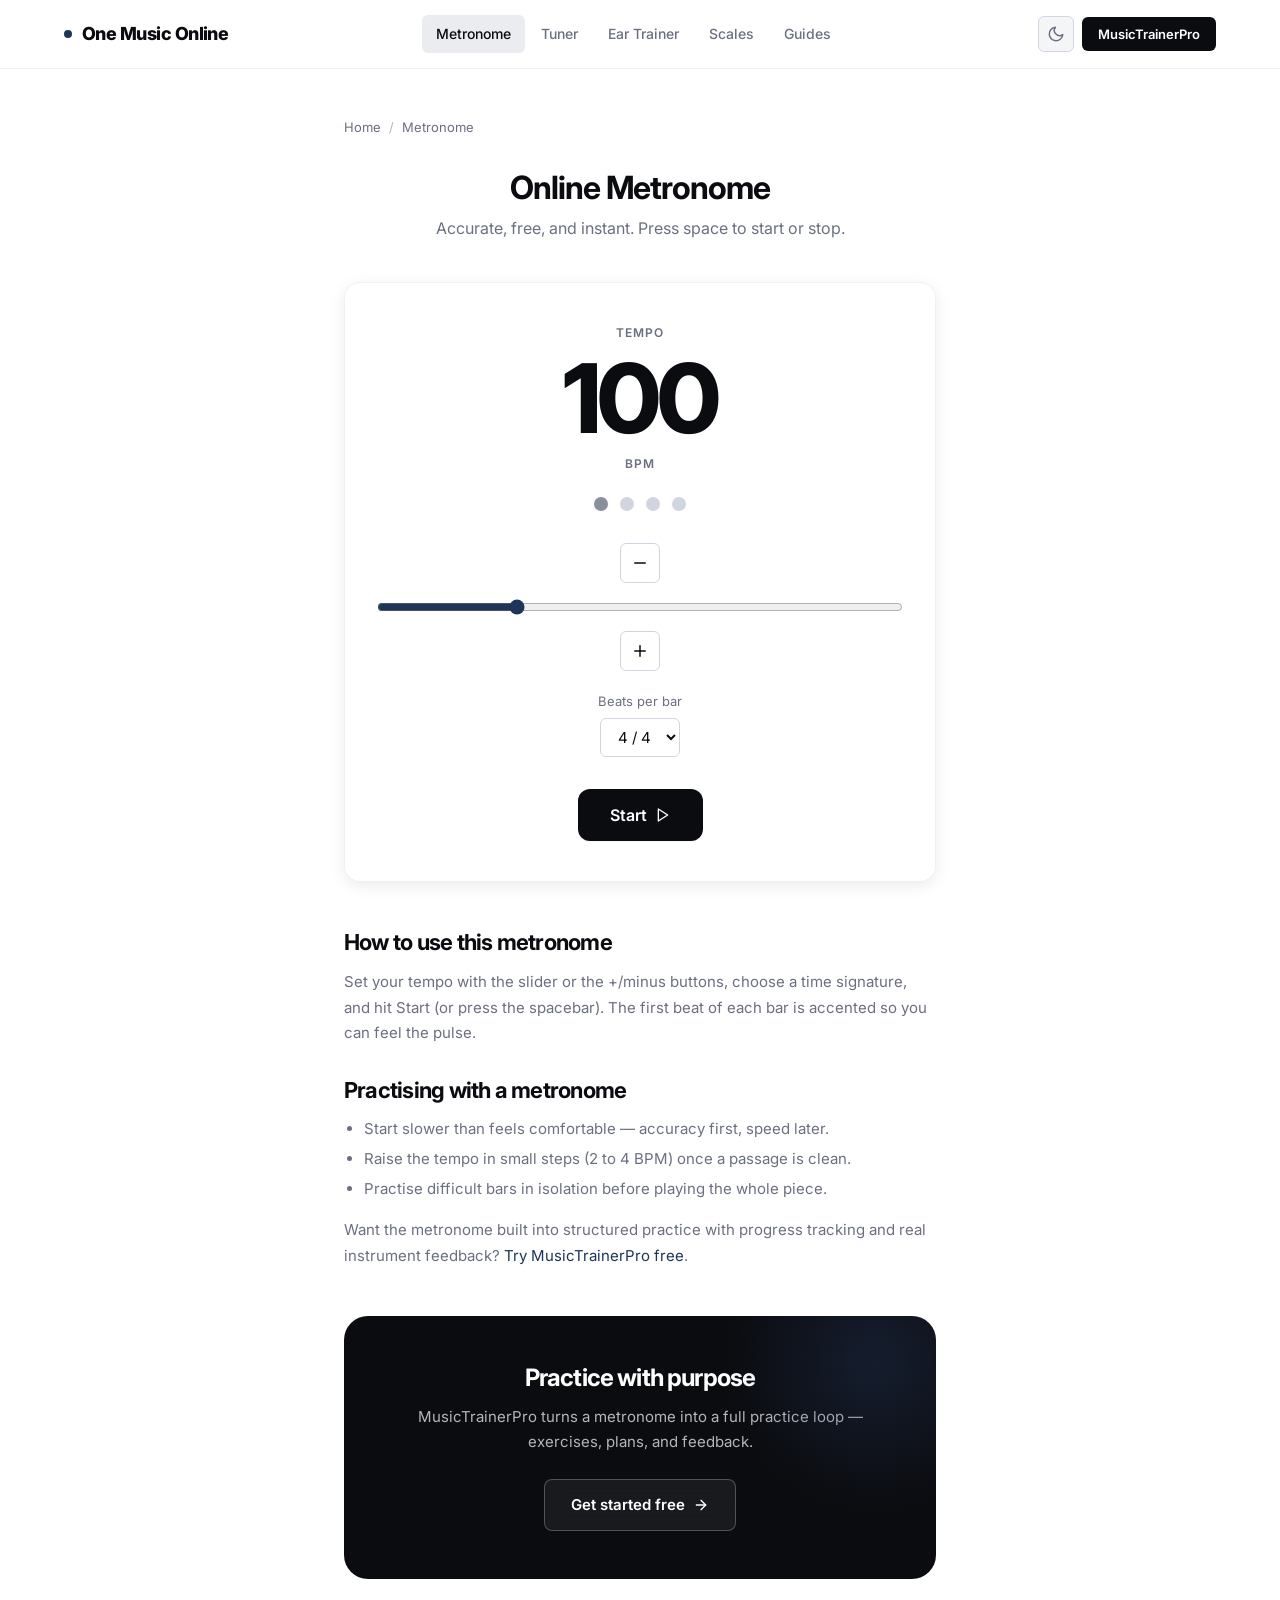
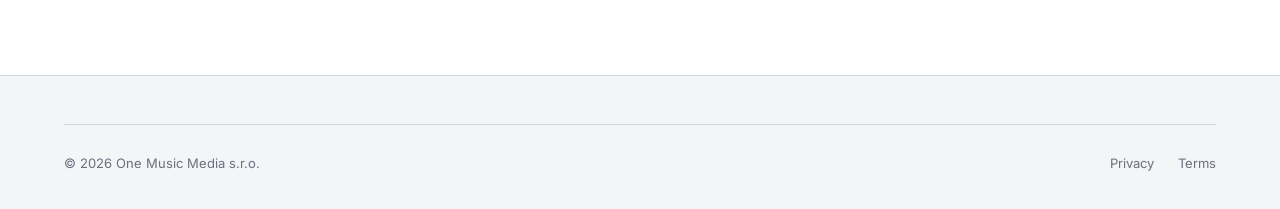
<file: tools/metronome.html>
<!DOCTYPE html>
<html lang="en" data-theme="light">
<head>
    <meta charset="UTF-8">
    <meta name="viewport" content="width=device-width, initial-scale=1.0">
    <meta http-equiv="X-UA-Compatible" content="IE=edge">
    <title>Free Online Metronome — Accurate, No Ads | One Music Online</title>
    <meta name="description" content="A free, accurate online metronome with adjustable BPM, time signatures, and accented beats. Works in your browser — no download, no signup.">
    <meta name="robots" content="index, follow">
    <link rel="canonical" href="https://onemusic.online/tools/metronome.html">

    <!-- Open Graph -->
    <meta property="og:type" content="website">
    <meta property="og:url" content="https://onemusic.online/tools/metronome.html">
    <meta property="og:title" content="Free Online Metronome">
    <meta property="og:description" content="Accurate online metronome with adjustable BPM, time signatures, and accent beats. No signup needed.">

    <!-- Favicon -->
    <link rel="icon" type="image/svg+xml" href="data:image/svg+xml,%3Csvg xmlns='http://www.w3.org/2000/svg' viewBox='0 0 24 24' fill='none' stroke='%23141619' stroke-width='2' stroke-linecap='round' stroke-linejoin='round'%3E%3Ccircle cx='12' cy='12' r='10'/%3E%3Cpolyline points='12 6 12 12 16 14'/%3E%3C/svg%3E">

    <!-- Fonts -->
    <link rel="preconnect" href="https://fonts.googleapis.com">
    <link rel="preconnect" href="https://fonts.gstatic.com" crossorigin>
    <link href="https://fonts.googleapis.com/css2?family=Inter:wght@400;500;600;700;800&display=swap" rel="stylesheet">

    <!-- Structured Data -->
    <script type="application/ld+json">
    { "@context":"https://schema.org","@type":"WebApplication","name":"Online Metronome","url":"https://onemusic.online/tools/metronome.html","applicationCategory":"MusicApplication","operatingSystem":"Any","offers":{"@type":"Offer","price":"0"},"description":"A free, accurate online metronome with adjustable BPM, time signatures, and accented beats." }
    </script>

    <link rel="stylesheet" href="https://martircz.github.io/onemusic-online/assets/css/site.css">
    <style>
        .bpm-display {
            font-size: clamp(4rem, 10vw, 6rem);
            line-height: 1;
            color: var(--ink-900);
            font-weight: 800;
            letter-spacing: -0.04em;
            margin: 0.5rem 0;
        }
        [data-theme="dark"] .bpm-display {
            color: var(--primary);
        }
        .bpm-label {
            color: var(--text-muted);
            letter-spacing: 0.1em;
            text-transform: uppercase;
            font-size: 0.75rem;
            font-weight: 600;
            margin-bottom: 0.25rem;
        }
        #beatDots {
            display: flex;
            justify-content: center;
            gap: 0.75rem;
            margin: 1.5rem 0;
            min-height: 22px;
        }
        .beat-dot {
            width: 14px;
            height: 14px;
            border-radius: 50%;
            background: var(--border);
            transition: transform 0.08s ease, background 0.08s ease;
        }
        .beat-dot--accent {
            background: var(--ink-400);
        }
        .beat-dot.active {
            background: var(--ink-900);
            transform: scale(1.4);
            box-shadow: 0 0 12px rgba(11, 12, 16, 0.3);
        }
        [data-theme="dark"] .beat-dot.active {
            background: var(--primary);
            box-shadow: 0 0 12px var(--primary-glow-strong);
        }
        .tool-section {
            margin-top: 3rem;
        }
        .inline-label {
            display: flex;
            flex-direction: column;
            align-items: center;
            gap: 0.375rem;
            font-size: 0.8125rem;
            color: var(--text-muted);
        }
        .inline-label select {
            min-width: 80px;
            text-align: center;
        }
    </style>
</head>
<body>

    <!-- Navigation -->
    <nav class="nav" role="navigation" aria-label="Main navigation">
        <div class="nav__inner">
            <a href="./" class="nav__brand" aria-label="One Music Online home">
                <span class="nav__dot" aria-hidden="true"></span>
                One Music Online
            </a>
            <div class="nav__links" role="menubar">
                <a href="https://martircz.github.io/onemusic-online/tools/metronome.html" role="menuitem" class="active">Metronome</a>
                <a href="https://martircz.github.io/onemusic-online/tools/tuner.html" role="menuitem">Tuner</a>
                <a href="https://martircz.github.io/onemusic-online/tools/ear-trainer.html" role="menuitem">Ear Trainer</a>
                <a href="https://martircz.github.io/onemusic-online/tools/scale-explorer.html" role="menuitem">Scales</a>
                <a href="https://martircz.github.io/onemusic-online/blog/" role="menuitem">Guides</a>
            </div>
            <div class="nav__actions">
                <button class="theme-toggle" data-theme-toggle aria-label="Toggle theme" type="button">
                    <svg class="icon-moon" viewBox="0 0 24 24" aria-hidden="true"><path d="M21 12.79A9 9 0 1 1 11.21 3 7 7 0 0 0 21 12.79z"/></svg>
                </button>
                <a class="nav__cta" href="https://musictrainer.pro">MusicTrainerPro</a>
                <button class="nav__menu-btn" aria-label="Toggle menu" aria-expanded="false" type="button">
                    <svg class="icon-menu" viewBox="0 0 24 24" aria-hidden="true"><line x1="4" y1="12" x2="20" y2="12"/><line x1="4" y1="6" x2="20" y2="6"/><line x1="4" y1="18" x2="20" y2="18"/></svg>
                </button>
            </div>
        </div>
    </nav>

    <main class="tool">
        <!-- Breadcrumb -->
        <nav class="breadcrumb" aria-label="Breadcrumb">
            <a href="./">Home</a>
            <span class="sep" aria-hidden="true">/</span>
            <a href="https://martircz.github.io/onemusic-online/tools/metronome.html">Metronome</a>
        </nav>

        <h1>Online Metronome</h1>
        <p class="tool__sub">Accurate, free, and instant. Press space to start or stop.</p>

        <div class="tool__panel">
            <div class="bpm-label">Tempo</div>
            <div class="bpm-display tool__readout" id="bpmValue">100</div>
            <div class="bpm-label">BPM</div>

            <div id="beatDots" aria-label="Beat indicator"></div>

            <div class="control-row">
                <button class="iconbtn" id="bpmMinus" aria-label="Decrease BPM" type="button">
                    <svg style="width:18px;height:18px" viewBox="0 0 24 24" fill="none" stroke="currentColor" stroke-width="2" stroke-linecap="round" aria-hidden="true"><line x1="5" y1="12" x2="19" y2="12"/></svg>
                </button>
                <input type="range" id="bpmSlider" min="30" max="300" value="100" aria-label="Tempo">
                <button class="iconbtn" id="bpmPlus" aria-label="Increase BPM" type="button">
                    <svg style="width:18px;height:18px" viewBox="0 0 24 24" fill="none" stroke="currentColor" stroke-width="2" stroke-linecap="round" aria-hidden="true"><line x1="12" y1="5" x2="12" y2="19"/><line x1="5" y1="12" x2="19" y2="12"/></svg>
                </button>
            </div>

            <div class="control-row">
                <div class="inline-label">
                    <label for="beatsSelect">Beats per bar</label>
                    <select id="beatsSelect" aria-label="Beats per bar">
                        <option value="2">2 / 4</option>
                        <option value="3">3 / 4</option>
                        <option value="4" selected>4 / 4</option>
                        <option value="5">5 / 4</option>
                        <option value="6">6 / 8</option>
                    </select>
                </div>
            </div>

            <button class="btn btn--primary btn--lg" id="playBtn" type="button" style="margin-top:0.75rem">
                Start
                <svg class="arrow" viewBox="0 0 24 24" fill="none" stroke="currentColor" stroke-width="2" stroke-linecap="round" stroke-linejoin="round" aria-hidden="true"><polygon points="5 3 19 12 5 21 5 3"/></svg>
            </button>
        </div>

        <!-- SEO Content -->
        <div class="tool-section">
            <article class="prose">
                <h2>How to use this metronome</h2>
                <p>Set your tempo with the slider or the +/minus buttons, choose a time signature, and hit Start (or press the spacebar). The first beat of each bar is accented so you can feel the pulse.</p>

                <h2>Practising with a metronome</h2>
                <ul>
                    <li>Start slower than feels comfortable — accuracy first, speed later.</li>
                    <li>Raise the tempo in small steps (2 to 4 BPM) once a passage is clean.</li>
                    <li>Practise difficult bars in isolation before playing the whole piece.</li>
                </ul>
                <p>Want the metronome built into structured practice with progress tracking and real instrument feedback? <a href="https://musictrainer.pro">Try MusicTrainerPro free</a>.</p>
            </article>
        </div>

        <!-- CTA -->
        <div class="cta-band">
            <h2>Practice with purpose</h2>
            <p>MusicTrainerPro turns a metronome into a full practice loop — exercises, plans, and feedback.</p>
            <a href="https://musictrainer.pro" class="btn btn--outline">
                Get started free
                <svg class="arrow" viewBox="0 0 24 24" fill="none" stroke="currentColor" stroke-width="2" stroke-linecap="round" stroke-linejoin="round" aria-hidden="true"><line x1="5" y1="12" x2="19" y2="12"/><polyline points="12 5 19 12 12 19"/></svg>
            </a>
        </div>
    </main>

    <!-- Footer -->
    <footer class="footer" role="contentinfo">
        <div class="container">
            <div class="footer__bottom">
                <span>&copy; <span id="year"></span> One Music Media s.r.o.</span>
                <div class="footer__legal">
                    <a href="https://musictrainer.pro/privacy">Privacy</a>
                    <a href="https://musictrainer.pro/terms">Terms</a>
                </div>
            </div>
        </div>
    </footer>

    <script src="https://martircz.github.io/onemusic-online/assets/js/theme.js"></script>
    <script src="https://martircz.github.io/onemusic-online/assets/js/metronome.js"></script>
    <script>document.getElementById('year').textContent = new Date().getFullYear();</script>
</body>
</html>
</file>
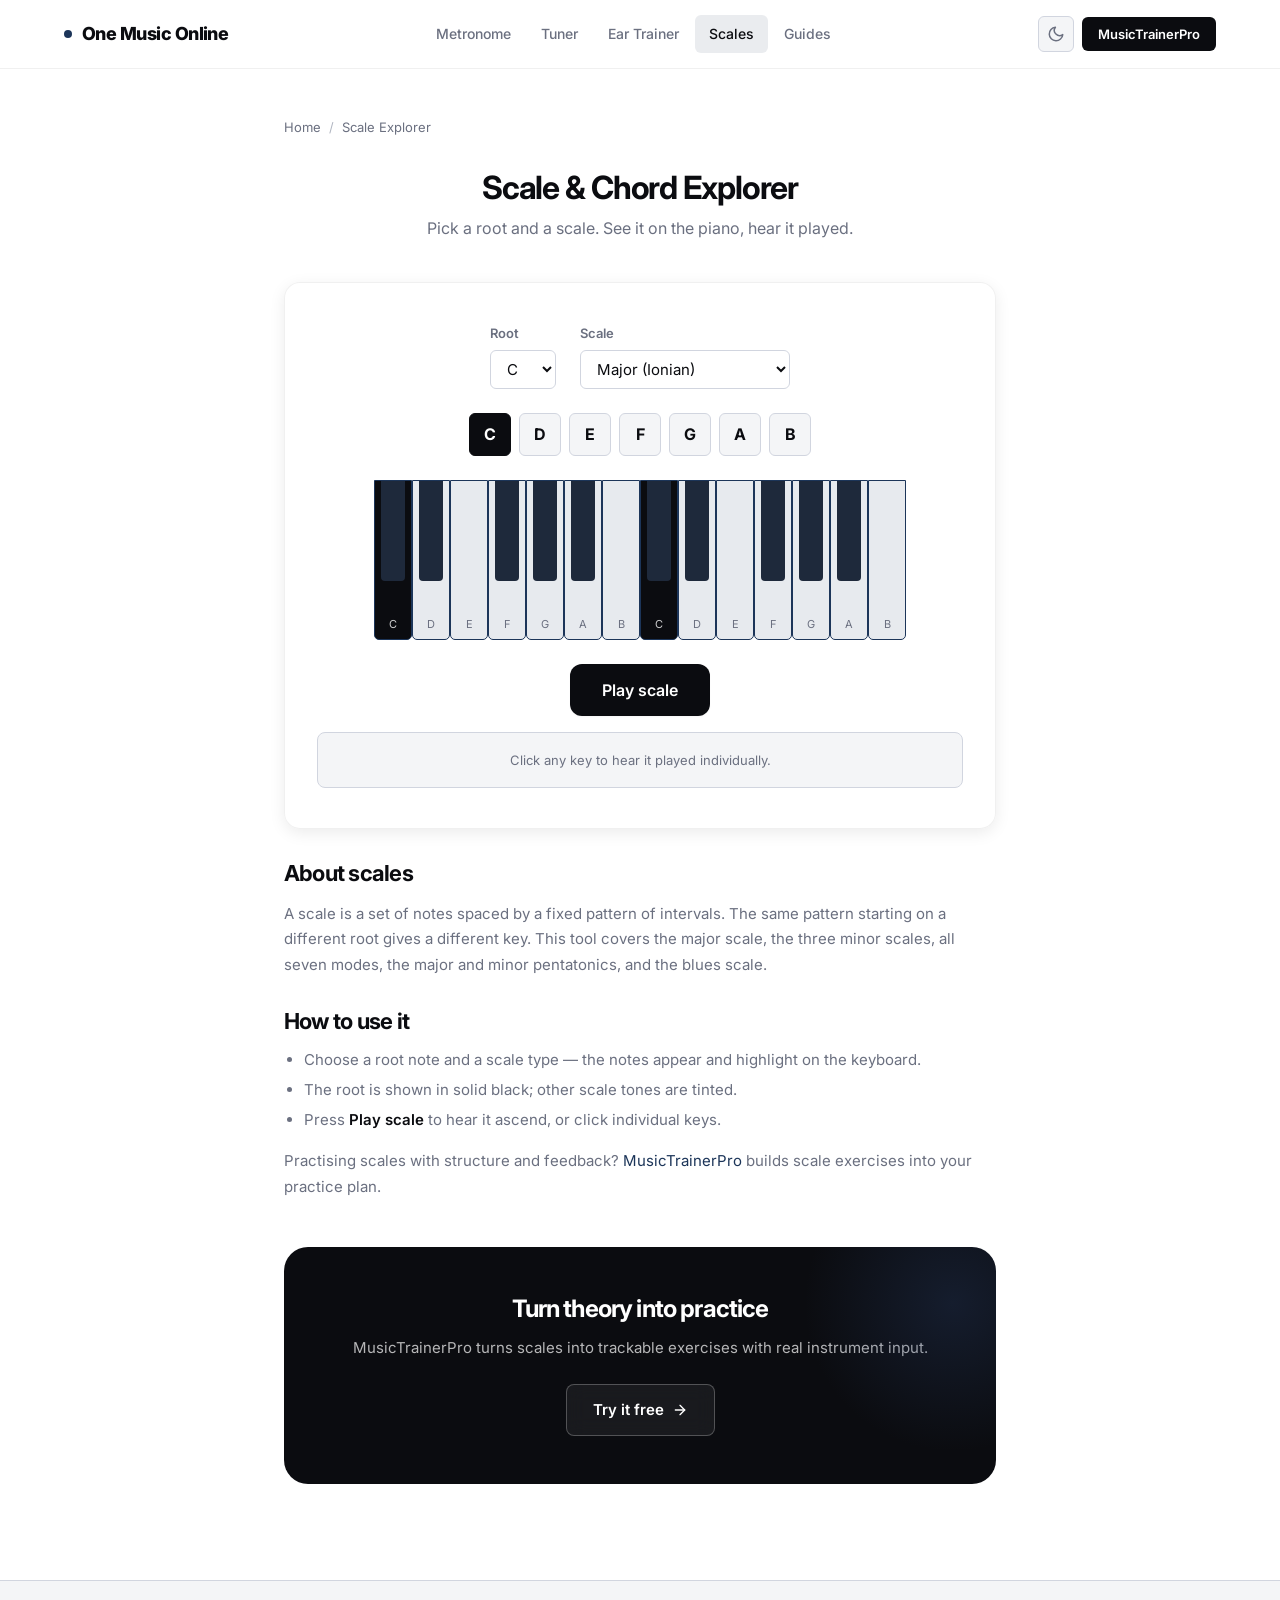
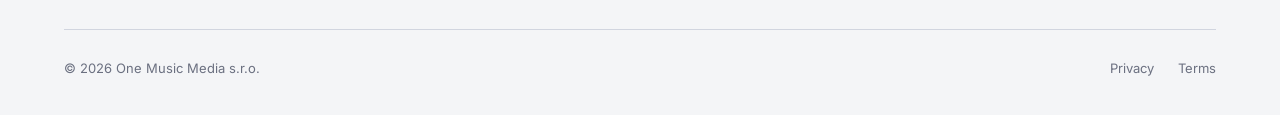
<file: tools/scale-explorer.html>
<!DOCTYPE html>
<html lang="en" data-theme="light">
<head>
    <meta charset="UTF-8">
    <meta name="viewport" content="width=device-width, initial-scale=1.0">
    <title>Scale &amp; Chord Explorer — Free Online | One Music Online</title>
    <meta name="description" content="Free online scale explorer. Pick any root and scale — major, minor, modes, pentatonic, blues — see the notes on a piano and hear them played. No signup.">
    <meta name="robots" content="index, follow">
    <link rel="canonical" href="https://onemusic.online/tools/scale-explorer.html">
    <meta property="og:type" content="website">
    <meta property="og:url" content="https://onemusic.online/tools/scale-explorer.html">
    <meta property="og:title" content="Free Scale &amp; Chord Explorer">
    <meta property="og:description" content="Pick any root and scale type. See it on a piano and hear it played.">
    <link rel="icon" type="image/svg+xml" href="data:image/svg+xml,%3Csvg xmlns='http://www.w3.org/2000/svg' viewBox='0 0 24 24' fill='none' stroke='%23141619' stroke-width='2' stroke-linecap='round' stroke-linejoin='round'%3E%3Crect x='3' y='3' width='18' height='18' rx='2'/%3E%3Cpath d='M9 3v18'/%3E%3Cpath d='M15 3v18'/%3E%3Cpath d='M3 9h18'/%3E%3Cpath d='M3 15h18'/%3E%3C/svg%3E">
    <link rel="preconnect" href="https://fonts.googleapis.com">
    <link rel="preconnect" href="https://fonts.gstatic.com" crossorigin>
    <link href="https://fonts.googleapis.com/css2?family=Inter:wght@400;500;600;700;800&display=swap" rel="stylesheet">
    <script type="application/ld+json">
    { "@context":"https://schema.org","@type":"WebApplication","name":"Scale and Chord Explorer","url":"https://onemusic.online/tools/scale-explorer.html","applicationCategory":"MusicApplication","operatingSystem":"Any","offers":{"@type":"Offer","price":"0"},"description":"Explore any root and scale on a virtual piano with audio playback." }
    </script>
    <link rel="stylesheet" href="https://martircz.github.io/onemusic-online/assets/css/site.css">
    <style>
        .note-list {
            display: flex;
            justify-content: center;
            gap: 0.5rem;
            flex-wrap: wrap;
            margin: 1.5rem 0;
        }
        .note-chip {
            font-family: var(--font-display);
            font-weight: 700;
            font-size: 1rem;
            min-width: 42px;
            padding: 0.5rem 0.25rem;
            border-radius: var(--radius-sm);
            background: var(--surface-2);
            color: var(--text);
            border: 1px solid var(--border);
            text-align: center;
        }
        .note-chip--root {
            background: var(--ink-900);
            color: #fff;
            border-color: var(--ink-900);
        }
        [data-theme="dark"] .note-chip--root {
            background: var(--primary);
            border-color: var(--primary);
            color: var(--ink-900);
        }
        .piano {
            position: relative;
            display: flex;
            justify-content: center;
            height: 160px;
            margin: 1.5rem 0;
            user-select: none;
            overflow-x: auto;
            overflow-y: hidden;
        }
        .pkey--white {
            position: relative;
            width: 38px;
            height: 160px;
            background: #fff;
            border: 1px solid #cbd5e1;
            border-radius: 0 0 5px 5px;
            cursor: pointer;
            display: flex;
            align-items: flex-end;
            justify-content: center;
            flex-shrink: 0;
        }
        .pkey--white:hover { background: #f1f5f9; }
        .pkey--white.in-scale { background: var(--primary-glow); border-color: var(--primary); }
        .pkey--white.is-root { background: var(--ink-900); }
        .pkey--white.is-root:hover { background: var(--ink-800); }
        .pkey__label {
            font-size: 0.6875rem;
            color: var(--ink-500);
            margin-bottom: 6px;
            pointer-events: none;
        }
        .pkey--white.is-root .pkey__label { color: rgba(255,255,255,0.8); }
        .pkey--black {
            position: absolute;
            top: 0;
            width: 24px;
            height: 100px;
            z-index: 2;
            background: #1e293b;
            border-radius: 0 0 4px 4px;
            cursor: pointer;
        }
        .pkey--black:hover { background: #334155; }
        .pkey--black.in-scale { background: var(--ink-900); }
        .pkey__label--black {
            font-size: 0.625rem;
            color: rgba(255,255,255,0.6);
            margin-bottom: 4px;
            text-align: center;
            position: absolute;
            bottom: 6px;
            left: 50%;
            transform: translateX(-50%);
            pointer-events: none;
        }
        [data-theme="dark"] .pkey--white {
            background: #1e293b;
            border-color: #334155;
        }
        [data-theme="dark"] .pkey--white:hover { background: #283548; }
        [data-theme="dark"] .pkey--white.in-scale {
            background: rgba(59, 114, 176, 0.2);
            border-color: var(--primary);
        }
        [data-theme="dark"] .pkey--white.is-root { background: var(--primary); }
        [data-theme="dark"] .pkey--white.is-root .pkey__label { color: var(--ink-900); }
        [data-theme="dark"] .pkey--black { background: var(--ink-800); }
        [data-theme="dark"] .pkey--black:hover { background: var(--ink-700); }
        [data-theme="dark"] .pkey--black.in-scale { background: var(--primary); }
        .explorer-controls {
            display: flex;
            gap: 1.5rem;
            justify-content: center;
            flex-wrap: wrap;
            margin-bottom: 0.5rem;
        }
        .explorer-controls label {
            display: flex;
            flex-direction: column;
            gap: 0.375rem;
            text-align: left;
            font-size: 0.8125rem;
            font-weight: 600;
            color: var(--text-muted);
        }
        .explainer {
            padding: 1rem 1.25rem;
            background: var(--surface-2);
            border-radius: var(--radius);
            border: 1px solid var(--border);
            margin-top: 1rem;
        }
        .explainer p {
            font-size: 0.8125rem;
            color: var(--text-muted);
            text-align: center;
            margin: 0;
        }
    </style>
</head>
<body>

    <nav class="nav" role="navigation" aria-label="Main navigation">
        <div class="nav__inner">
            <a href="./" class="nav__brand" aria-label="One Music Online home">
                <span class="nav__dot" aria-hidden="true"></span>
                One Music Online
            </a>
            <div class="nav__links" role="menubar">
                <a href="https://martircz.github.io/onemusic-online/tools/metronome.html" role="menuitem">Metronome</a>
                <a href="https://martircz.github.io/onemusic-online/tools/tuner.html" role="menuitem">Tuner</a>
                <a href="https://martircz.github.io/onemusic-online/tools/ear-trainer.html" role="menuitem">Ear Trainer</a>
                <a href="https://martircz.github.io/onemusic-online/tools/scale-explorer.html" role="menuitem" class="active">Scales</a>
                <a href="https://martircz.github.io/onemusic-online/blog/" role="menuitem">Guides</a>
            </div>
            <div class="nav__actions">
                <button class="theme-toggle" data-theme-toggle aria-label="Toggle theme" type="button">
                    <svg class="icon-moon" viewBox="0 0 24 24" aria-hidden="true"><path d="M21 12.79A9 9 0 1 1 11.21 3 7 7 0 0 0 21 12.79z"/></svg>
                </button>
                <a class="nav__cta" href="https://musictrainer.pro">MusicTrainerPro</a>
                <button class="nav__menu-btn" aria-label="Toggle menu" aria-expanded="false" type="button">
                    <svg class="icon-menu" viewBox="0 0 24 24" aria-hidden="true"><line x1="4" y1="12" x2="20" y2="12"/><line x1="4" y1="6" x2="20" y2="6"/><line x1="4" y1="18" x2="20" y2="18"/></svg>
                </button>
            </div>
        </div>
    </nav>

    <main class="tool" style="max-width: 760px;">
        <nav class="breadcrumb" aria-label="Breadcrumb">
            <a href="./">Home</a>
            <span class="sep" aria-hidden="true">/</span>
            <a href="https://martircz.github.io/onemusic-online/tools/scale-explorer.html">Scale Explorer</a>
        </nav>

        <h1>Scale &amp; Chord Explorer</h1>
        <p class="tool__sub">Pick a root and a scale. See it on the piano, hear it played.</p>

        <div class="tool__panel">
            <div class="explorer-controls">
                <label>
                    Root
                    <select id="rootSelect" aria-label="Root note"></select>
                </label>
                <label>
                    Scale
                    <select id="scaleSelect" aria-label="Scale type"></select>
                </label>
            </div>

            <div class="note-list" id="noteList" aria-label="Scale notes"></div>

            <div class="piano" id="piano" role="list" aria-label="Piano keyboard"></div>

            <button class="btn btn--primary btn--lg" id="playScaleBtn" type="button">
                Play scale
            </button>
            <div class="explainer">
                <p>Click any key to hear it played individually.</p>
            </div>
        </div>

        <div class="tool-section">
            <article class="prose">
                <h2>About scales</h2>
                <p>A scale is a set of notes spaced by a fixed pattern of intervals. The same pattern starting on a different root gives a different key. This tool covers the major scale, the three minor scales, all seven modes, the major and minor pentatonics, and the blues scale.</p>

                <h2>How to use it</h2>
                <ul>
                    <li>Choose a root note and a scale type — the notes appear and highlight on the keyboard.</li>
                    <li>The root is shown in solid black; other scale tones are tinted.</li>
                    <li>Press <strong>Play scale</strong> to hear it ascend, or click individual keys.</li>
                </ul>
                <p>Practising scales with structure and feedback? <a href="https://musictrainer.pro">MusicTrainerPro</a> builds scale exercises into your practice plan.</p>
            </article>
        </div>

        <div class="cta-band">
            <h2>Turn theory into practice</h2>
            <p>MusicTrainerPro turns scales into trackable exercises with real instrument input.</p>
            <a href="https://musictrainer.pro" class="btn btn--outline">
                Try it free
                <svg class="arrow" viewBox="0 0 24 24" fill="none" stroke="currentColor" stroke-width="2" stroke-linecap="round" stroke-linejoin="round" aria-hidden="true"><line x1="5" y1="12" x2="19" y2="12"/><polyline points="12 5 19 12 12 19"/></svg>
            </a>
        </div>
    </main>

    <footer class="footer" role="contentinfo">
        <div class="container">
            <div class="footer__bottom">
                <span>&copy; <span id="year"></span> One Music Media s.r.o.</span>
                <div class="footer__legal">
                    <a href="https://musictrainer.pro/privacy">Privacy</a>
                    <a href="https://musictrainer.pro/terms">Terms</a>
                </div>
            </div>
        </div>
    </footer>

    <script src="https://martircz.github.io/onemusic-online/assets/js/theme.js"></script>
    <script src="https://martircz.github.io/onemusic-online/assets/js/scale-explorer.js"></script>
    <script>document.getElementById('year').textContent = new Date().getFullYear();</script>
</body>
</html>
</file>
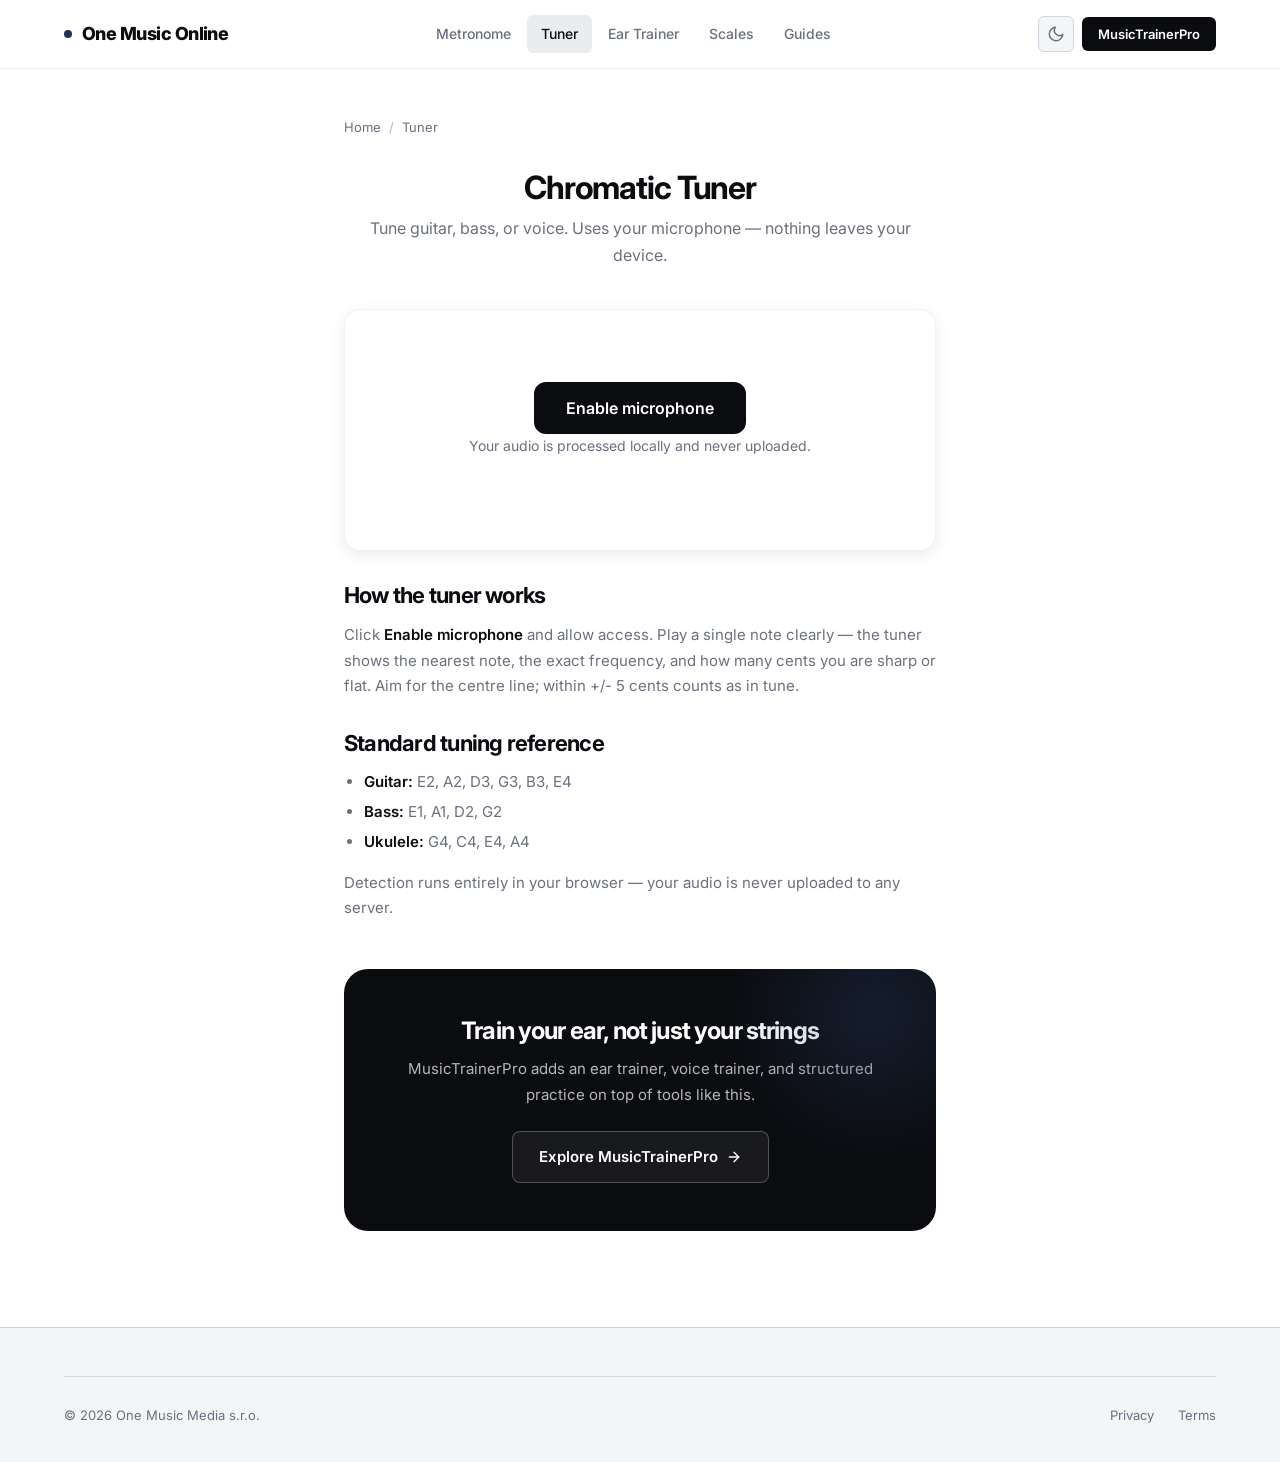
<file: tools/tuner.html>
<!DOCTYPE html>
<html lang="en" data-theme="light">
<head>
    <meta charset="UTF-8">
    <meta name="viewport" content="width=device-width, initial-scale=1.0">
    <meta http-equiv="X-UA-Compatible" content="IE=edge">
    <title>Free Online Guitar Tuner — Chromatic, Mic-Based | One Music Online</title>
    <meta name="description" content="Free online chromatic tuner for guitar, bass, and voice. Real-time pitch detection with cents accuracy using your microphone. No download needed.">
    <meta name="robots" content="index, follow">
    <link rel="canonical" href="https://onemusic.online/tools/tuner.html">

    <!-- Open Graph -->
    <meta property="og:type" content="website">
    <meta property="og:url" content="https://onemusic.online/tools/tuner.html">
    <meta property="og:title" content="Free Online Chromatic Tuner">
    <meta property="og:description" content="Real-time pitch detection with cents accuracy. Works for guitar, bass, voice, and any instrument.">

    <!-- Favicon -->
    <link rel="icon" type="image/svg+xml" href="data:image/svg+xml,%3Csvg xmlns='http://www.w3.org/2000/svg' viewBox='0 0 24 24' fill='none' stroke='%23141619' stroke-width='2' stroke-linecap='round' stroke-linejoin='round'%3E%3Ccircle cx='12' cy='12' r='10'/%3E%3Cline x1='12' y1='8' x2='12' y2='12'/%3E%3Cline x1='12' y1='16' x2='12.01' y2='16'/%3E%3C/svg%3E">

    <!-- Fonts -->
    <link rel="preconnect" href="https://fonts.googleapis.com">
    <link rel="preconnect" href="https://fonts.gstatic.com" crossorigin>
    <link href="https://fonts.googleapis.com/css2?family=Inter:wght@400;500;600;700;800&display=swap" rel="stylesheet">

    <!-- Structured Data -->
    <script type="application/ld+json">
    { "@context":"https://schema.org","@type":"WebApplication","name":"Online Chromatic Tuner","url":"https://onemusic.online/tools/tuner.html","applicationCategory":"MusicApplication","operatingSystem":"Any","offers":{"@type":"Offer","price":"0"},"description":"Free chromatic tuner with real-time pitch detection and cents accuracy." }
    </script>

    <link rel="stylesheet" href="https://martircz.github.io/onemusic-online/assets/css/site.css">
    <style>
        .note-display {
            font-size: clamp(4rem, 10vw, 5.5rem);
            line-height: 1;
            color: var(--ink-900);
            font-weight: 800;
            letter-spacing: -0.04em;
            margin: 0.5rem 0;
        }
        [data-theme="dark"] .note-display {
            color: var(--primary);
        }
        .note-octave {
            font-size: 1.5rem;
            color: var(--text-muted);
            vertical-align: super;
            font-weight: 600;
        }
        .tune-meta {
            color: var(--text-muted);
            margin: 0.5rem 0 1.5rem;
            font-size: 0.9375rem;
        }
        .meter {
            position: relative;
            height: 56px;
            background: var(--surface-2);
            border-radius: var(--radius);
            border: 1px solid var(--border);
            margin: 1.5rem 0 0.5rem;
            overflow: hidden;
        }
        .meter__center {
            position: absolute;
            left: 50%;
            top: 0;
            bottom: 0;
            width: 2px;
            background: var(--ink-400);
            transform: translateX(-50%);
        }
        [data-theme="dark"] .meter__center {
            background: var(--primary);
        }
        .meter__needle {
            position: absolute;
            top: 6px;
            bottom: 6px;
            width: 4px;
            border-radius: 4px;
            background: var(--ink-900);
            left: 50%;
            transition: left 0.08s ease;
            transform: translateX(-50%);
        }
        [data-theme="dark"] .meter__needle {
            background: var(--primary);
        }
        .meter__labels {
            display: flex;
            justify-content: space-between;
            color: var(--text-muted);
            font-size: 0.75rem;
            font-weight: 500;
        }
        #tunerDisplay { display: none; }
        .tune-status {
            font-weight: 600;
            font-size: 1rem;
            margin-top: 0.5rem;
            color: var(--text-muted);
            min-height: 1.5rem;
        }
        .tune-status.in-tune { color: var(--ink-900); }
        [data-theme="dark"] .tune-status.in-tune { color: var(--primary); }
        .tune-status.flat { color: #dc2626; }
        .tune-status.sharp { color: #d97706; }
        .tuner-start-hint {
            text-align: center;
            padding: 2rem 0;
        }
        .tuner-start-hint p {
            color: var(--text-muted);
            font-size: 0.875rem;
            margin-bottom: 1.25rem;
        }
    </style>
</head>
<body>

    <nav class="nav" role="navigation" aria-label="Main navigation">
        <div class="nav__inner">
            <a href="./" class="nav__brand" aria-label="One Music Online home">
                <span class="nav__dot" aria-hidden="true"></span>
                One Music Online
            </a>
            <div class="nav__links" role="menubar">
                <a href="https://martircz.github.io/onemusic-online/tools/metronome.html" role="menuitem">Metronome</a>
                <a href="https://martircz.github.io/onemusic-online/tools/tuner.html" role="menuitem" class="active">Tuner</a>
                <a href="https://martircz.github.io/onemusic-online/tools/ear-trainer.html" role="menuitem">Ear Trainer</a>
                <a href="https://martircz.github.io/onemusic-online/tools/scale-explorer.html" role="menuitem">Scales</a>
                <a href="https://martircz.github.io/onemusic-online/blog/" role="menuitem">Guides</a>
            </div>
            <div class="nav__actions">
                <button class="theme-toggle" data-theme-toggle aria-label="Toggle theme" type="button">
                    <svg class="icon-moon" viewBox="0 0 24 24" aria-hidden="true"><path d="M21 12.79A9 9 0 1 1 11.21 3 7 7 0 0 0 21 12.79z"/></svg>
                </button>
                <a class="nav__cta" href="https://musictrainer.pro">MusicTrainerPro</a>
                <button class="nav__menu-btn" aria-label="Toggle menu" aria-expanded="false" type="button">
                    <svg class="icon-menu" viewBox="0 0 24 24" aria-hidden="true"><line x1="4" y1="12" x2="20" y2="12"/><line x1="4" y1="6" x2="20" y2="6"/><line x1="4" y1="18" x2="20" y2="18"/></svg>
                </button>
            </div>
        </div>
    </nav>

    <main class="tool">
        <nav class="breadcrumb" aria-label="Breadcrumb">
            <a href="./">Home</a>
            <span class="sep" aria-hidden="true">/</span>
            <a href="https://martircz.github.io/onemusic-online/tools/tuner.html">Tuner</a>
        </nav>

        <h1>Chromatic Tuner</h1>
        <p class="tool__sub">Tune guitar, bass, or voice. Uses your microphone — nothing leaves your device.</p>

        <div class="tool__panel">
            <div id="tunerStart" class="tuner-start-hint">
                <button class="btn btn--primary btn--lg" id="startBtn" type="button">
                    Enable microphone
                </button>
                <p>Your audio is processed locally and never uploaded.</p>
            </div>

            <div id="tunerDisplay">
                <div class="note-display tool__readout">
                    <span id="noteName">--</span>
                    <span class="note-octave" id="noteOctave"></span>
                </div>
                <div class="tune-meta">
                    <span id="freqValue">0 Hz</span> &middot;
                    <span id="centsValue">0 cents</span>
                </div>

                <div class="meter" aria-label="Tuning meter">
                    <div class="meter__center"></div>
                    <div class="meter__needle" id="needle"></div>
                </div>
                <div class="meter__labels">
                    <span>flat</span>
                    <span>in tune</span>
                    <span>sharp</span>
                </div>

                <div class="tune-status" id="tuneStatus">Play a note...</div>
            </div>
        </div>

        <!-- SEO Content -->
        <div class="tool-section">
            <article class="prose">
                <h2>How the tuner works</h2>
                <p>Click <strong>Enable microphone</strong> and allow access. Play a single note clearly — the tuner shows the nearest note, the exact frequency, and how many cents you are sharp or flat. Aim for the centre line; within +/- 5 cents counts as in tune.</p>

                <h2>Standard tuning reference</h2>
                <ul>
                    <li><strong>Guitar:</strong> E2, A2, D3, G3, B3, E4</li>
                    <li><strong>Bass:</strong> E1, A1, D2, G2</li>
                    <li><strong>Ukulele:</strong> G4, C4, E4, A4</li>
                </ul>
                <p>Detection runs entirely in your browser — your audio is never uploaded to any server.</p>
            </article>
        </div>

        <!-- CTA -->
        <div class="cta-band">
            <h2>Train your ear, not just your strings</h2>
            <p>MusicTrainerPro adds an ear trainer, voice trainer, and structured practice on top of tools like this.</p>
            <a href="https://musictrainer.pro" class="btn btn--outline">
                Explore MusicTrainerPro
                <svg class="arrow" viewBox="0 0 24 24" fill="none" stroke="currentColor" stroke-width="2" stroke-linecap="round" stroke-linejoin="round" aria-hidden="true"><line x1="5" y1="12" x2="19" y2="12"/><polyline points="12 5 19 12 12 19"/></svg>
            </a>
        </div>
    </main>

    <footer class="footer" role="contentinfo">
        <div class="container">
            <div class="footer__bottom">
                <span>&copy; <span id="year"></span> One Music Media s.r.o.</span>
                <div class="footer__legal">
                    <a href="https://musictrainer.pro/privacy">Privacy</a>
                    <a href="https://musictrainer.pro/terms">Terms</a>
                </div>
            </div>
        </div>
    </footer>

    <script src="https://martircz.github.io/onemusic-online/assets/js/theme.js"></script>
    <script src="https://martircz.github.io/onemusic-online/assets/js/tuner.js"></script>
    <script>document.getElementById('year').textContent = new Date().getFullYear();</script>
</body>
</html>
</file>
<file: assets/css/site.css>
/*
 * One Music Online — shared design system
 * onemusic.online
 *
 * Palette: ink + navy (matches One Music Media corporate site)
 * Font: Inter via Google Fonts (display + body)
 * Light/dark via [data-theme]
 *
 * Aesthetic: serious · modern · understated · professional
 */

/* ── Custom Properties ── */
:root, [data-theme="light"] {
    --ink-900: #0B0C10;
    --ink-800: #141619;
    --ink-700: #2D3037;
    --ink-600: #4A4E59;
    --ink-500: #6B7080;
    --ink-400: #8A8F9E;
    --ink-300: #B0B5C1;
    --ink-200: #D1D5DF;
    --ink-100: #EAECEF;
    --ink-50:  #F4F5F7;

    --navy-900: #0F1D32;
    --navy-800: #162744;
    --navy-700: #1C3559;
    --navy-600: #244472;
    --navy-500: #2E5A8C;
    --navy-400: #3B72B0;
    --navy-300: #5B8EC9;
    --navy-200: #8EB4E2;
    --navy-100: #BFD4F1;
    --navy-50:  #E3EDF7;

    --primary: var(--navy-700);
    --primary-dark: var(--navy-800);
    --primary-light: var(--navy-400);
    --primary-glow: rgba(28, 53, 89, 0.10);
    --primary-glow-strong: rgba(28, 53, 89, 0.18);

    --accent: var(--ink-900);
    --accent-dark: var(--navy-700);

    --text: var(--ink-900);
    --text-secondary: var(--ink-700);
    --text-muted: var(--ink-500);

    --surface: #FFFFFF;
    --surface-2: var(--ink-50);
    --surface-3: var(--ink-100);
    --border: var(--ink-200);
    --border-strong: var(--ink-300);

    --glass-bg: rgba(255, 255, 255, 0.88);
    --glass-border: rgba(0, 0, 0, 0.06);
    --glass-blur: blur(20px);

    --shadow-sm: 0 1px 2px rgba(11, 12, 16, 0.04);
    --shadow: 0 2px 8px rgba(11, 12, 16, 0.06);
    --shadow-md: 0 4px 16px rgba(11, 12, 16, 0.08);
    --shadow-lg: 0 8px 32px rgba(11, 12, 16, 0.10);
    --shadow-xl: 0 16px 48px rgba(11, 12, 16, 0.12);

    --radius-sm: 6px;
    --radius: 8px;
    --radius-lg: 12px;
    --radius-xl: 16px;
    --radius-2xl: 24px;

    --font-display: 'Inter', 'Helvetica Neue', system-ui, sans-serif;
    --font-body: 'Inter', 'Helvetica Neue', system-ui, sans-serif;

    --transition-fast: 150ms ease;
    --transition-base: 250ms ease;
    --transition-slow: 400ms ease;
}

[data-theme="dark"] {
    --primary: var(--navy-400);
    --primary-dark: var(--navy-500);
    --primary-light: var(--navy-300);
    --primary-glow: rgba(59, 114, 176, 0.12);
    --primary-glow-strong: rgba(59, 114, 176, 0.20);

    --accent: var(--primary);
    --accent-dark: var(--navy-300);

    --text: #E8EAF0;
    --text-secondary: #B0B5C1;
    --text-muted: #6B7080;

    --surface: #0B0C10;
    --surface-2: #141619;
    --surface-3: #1E2028;
    --border: #2D3037;
    --border-strong: #4A4E59;

    --glass-bg: rgba(11, 12, 16, 0.90);
    --glass-border: rgba(255, 255, 255, 0.04);
    --glass-blur: blur(20px);

    --shadow-sm: 0 1px 2px rgba(0, 0, 0, 0.3);
    --shadow: 0 2px 8px rgba(0, 0, 0, 0.4);
    --shadow-md: 0 4px 16px rgba(0, 0, 0, 0.5);
    --shadow-lg: 0 8px 32px rgba(0, 0, 0, 0.55);
    --shadow-xl: 0 16px 48px rgba(0, 0, 0, 0.6);
}

/* ── Reset ── */
*, *::before, *::after {
    box-sizing: border-box;
    margin: 0;
    padding: 0;
}

html {
    scroll-behavior: smooth;
    -webkit-text-size-adjust: 100%;
    scroll-padding-top: 76px;
}

body {
    font-family: var(--font-body);
    font-size: 16px;
    line-height: 1.6;
    color: var(--text);
    background: var(--surface);
    -webkit-font-smoothing: antialiased;
    -moz-osx-font-smoothing: grayscale;
    overflow-x: hidden;
}

img, svg {
    max-width: 100%;
    height: auto;
    display: block;
}

a {
    color: var(--primary);
    text-decoration: none;
    transition: color var(--transition-fast);
}

a:hover {
    color: var(--primary-dark);
}

[data-theme="dark"] a:hover {
    color: var(--primary-light);
}

/* ── Typography ── */
h1, h2, h3, h4 {
    font-family: var(--font-display);
    line-height: 1.15;
    letter-spacing: -0.035em;
    color: var(--text);
    font-weight: 700;
}

h1 { font-size: clamp(2.5rem, 5.5vw, 4rem); }
h2 { font-size: clamp(1.5rem, 3.5vw, 2.25rem); }
h3 { font-size: 1.25rem; }
h4 { font-size: 1.0625rem; }

p {
    color: var(--text-secondary);
    line-height: 1.7;
}

strong {
    font-weight: 600;
    color: var(--text);
}

/* ── Utility ── */
.container {
    max-width: 1200px;
    margin: 0 auto;
    padding: 0 1.5rem;
}

.container--narrow {
    max-width: 780px;
}

.sr-only {
    position: absolute;
    width: 1px;
    height: 1px;
    padding: 0;
    margin: -1px;
    overflow: hidden;
    clip: rect(0, 0, 0, 0);
    white-space: nowrap;
    border: 0;
}

/* ── Buttons ── */
.btn {
    display: inline-flex;
    align-items: center;
    justify-content: center;
    gap: 0.5rem;
    padding: 0.8125rem 1.625rem;
    border-radius: var(--radius);
    font-weight: 600;
    font-size: 0.9375rem;
    font-family: var(--font-body);
    border: none;
    cursor: pointer;
    transition: all var(--transition-base);
    text-decoration: none;
    white-space: nowrap;
}

.btn:hover {
    text-decoration: none;
    transform: translateY(-1px);
}

.btn--primary {
    background: var(--ink-900);
    color: #fff;
    box-shadow: var(--shadow-sm);
}

[data-theme="dark"] .btn--primary {
    background: var(--primary);
}

.btn--primary:hover {
    background: var(--navy-800);
    box-shadow: var(--shadow-md);
    color: #fff;
}

[data-theme="dark"] .btn--primary:hover {
    background: var(--primary-dark);
}

.btn--outline {
    background: transparent;
    color: var(--text);
    border: 1.5px solid var(--border-strong);
}

.btn--outline:hover {
    border-color: var(--ink-900);
    color: var(--ink-900);
    background: var(--surface-2);
}

[data-theme="dark"] .btn--outline:hover {
    border-color: var(--primary-light);
    color: var(--primary-light);
    background: var(--primary-glow);
}

.btn--ghost {
    background: var(--glass-bg);
    color: var(--text);
    backdrop-filter: var(--glass-blur);
    border: 1px solid var(--glass-border);
}

.btn--ghost:hover {
    background: var(--surface-3);
    color: var(--text);
}

.btn--lg {
    padding: 1rem 2rem;
    font-size: 1rem;
    border-radius: var(--radius-lg);
}

/* Arrow icon helper */
.btn .arrow {
    display: inline-block;
    width: 16px;
    height: 16px;
    transition: transform var(--transition-fast);
}

.btn:hover .arrow {
    transform: translateX(2px);
}

/* ── Navigation ── */
.nav {
    position: sticky;
    top: 0;
    z-index: 100;
    background: var(--glass-bg);
    backdrop-filter: var(--glass-blur);
    -webkit-backdrop-filter: var(--glass-blur);
    border-bottom: 1px solid var(--glass-border);
    transition: all var(--transition-base);
}

.nav.scrolled {
    box-shadow: var(--shadow);
}

.nav__inner {
    display: flex;
    align-items: center;
    justify-content: space-between;
    height: 68px;
    max-width: 1200px;
    margin: 0 auto;
    padding: 0 1.5rem;
}

.nav__brand {
    display: flex;
    align-items: center;
    gap: 0.625rem;
    font-family: var(--font-display);
    font-weight: 800;
    font-size: 1.125rem;
    color: var(--text);
    text-decoration: none;
    letter-spacing: -0.03em;
}

.nav__brand:hover {
    text-decoration: none;
    color: var(--text);
}

.nav__dot {
    width: 8px;
    height: 8px;
    border-radius: 50%;
    background: var(--primary);
    flex-shrink: 0;
}

.nav__links {
    display: flex;
    align-items: center;
    gap: 0.125rem;
}

.nav__links a {
    color: var(--text-muted);
    font-size: 0.875rem;
    font-weight: 500;
    padding: 0.5rem 0.875rem;
    border-radius: var(--radius-sm);
    transition: all var(--transition-fast);
    text-decoration: none;
}

.nav__links a:hover {
    color: var(--text);
    background: var(--surface-3);
    text-decoration: none;
}

.nav__links a.active {
    color: var(--text);
    background: var(--surface-3);
}

.nav__actions {
    display: flex;
    align-items: center;
    gap: 0.5rem;
}

.nav__cta {
    background: var(--ink-900);
    color: #fff !important;
    padding: 0.4375rem 1rem;
    border-radius: var(--radius-sm);
    font-weight: 600;
    font-size: 0.8125rem;
}

[data-theme="dark"] .nav__cta {
    background: var(--primary);
    color: var(--ink-900) !important;
}

.nav__cta:hover {
    background: var(--navy-800);
    color: #fff !important;
    text-decoration: none;
}

[data-theme="dark"] .nav__cta:hover {
    background: var(--primary-dark);
    color: var(--ink-900) !important;
}

.theme-toggle {
    background: var(--surface-2);
    color: var(--text-muted);
    border: 1px solid var(--border);
    width: 36px;
    height: 36px;
    border-radius: var(--radius-sm);
    cursor: pointer;
    display: flex;
    align-items: center;
    justify-content: center;
    transition: all var(--transition-fast);
}

.theme-toggle:hover {
    color: var(--text);
    border-color: var(--border-strong);
    background: var(--surface-3);
}

.theme-toggle svg {
    width: 18px;
    height: 18px;
    fill: none;
    stroke: currentColor;
    stroke-width: 2;
    stroke-linecap: round;
    stroke-linejoin: round;
}

/* Mobile nav */
.nav__menu-btn {
    display: none;
    background: none;
    border: none;
    color: var(--text);
    cursor: pointer;
    padding: 0.5rem;
}

.nav__menu-btn svg {
    width: 22px;
    height: 22px;
    fill: none;
    stroke: currentColor;
    stroke-width: 2;
    stroke-linecap: round;
    stroke-linejoin: round;
}

@media (max-width: 768px) {
    .nav__menu-btn {
        display: block;
    }
    .nav__links {
        display: none;
        position: absolute;
        top: 68px;
        left: 0;
        right: 0;
        background: var(--glass-bg);
        backdrop-filter: var(--glass-blur);
        -webkit-backdrop-filter: var(--glass-blur);
        border-bottom: 1px solid var(--border);
        flex-direction: column;
        padding: 0.75rem 1.5rem;
        gap: 0;
        box-shadow: var(--shadow-lg);
    }
    .nav__links.open {
        display: flex;
    }
    .nav__links a {
        padding: 0.75rem 0.875rem;
        width: 100%;
    }
}

/* ── Hero Section ── */
.hero {
    position: relative;
    padding: 5.5rem 0 4.5rem;
    overflow: hidden;
}

.hero::before {
    content: '';
    position: absolute;
    top: -30%;
    left: 50%;
    transform: translateX(-50%);
    width: 1000px;
    height: 600px;
    background: radial-gradient(ellipse at center, var(--primary-glow-strong) 0%, transparent 70%);
    pointer-events: none;
    z-index: 0;
}

.hero__content {
    position: relative;
    z-index: 1;
    text-align: center;
    max-width: 720px;
    margin: 0 auto;
}

.hero__subtitle {
    display: inline-flex;
    align-items: center;
    gap: 0.5rem;
    padding: 0.3125rem 0.875rem;
    background: var(--primary-glow);
    color: var(--primary);
    border-radius: var(--radius-full);
    font-size: 0.8125rem;
    font-weight: 600;
    margin-bottom: 1.5rem;
    border: 1px solid var(--primary-glow-strong);
    letter-spacing: 0.02em;
}

.hero__subtitle-dot {
    width: 6px;
    height: 6px;
    border-radius: 50%;
    background: var(--primary);
    animation: pulse-dot 2s ease-in-out infinite;
}

@keyframes pulse-dot {
    0%, 100% { opacity: 1; transform: scale(1); }
    50% { opacity: 0.5; transform: scale(1.3); }
}

.hero h1 {
    margin-bottom: 1.25rem;
}

.hero h1 .accent {
    background: linear-gradient(135deg, var(--ink-900) 0%, var(--primary) 100%);
    -webkit-background-clip: text;
    -webkit-text-fill-color: transparent;
    background-clip: text;
}

.hero p {
    font-size: 1.125rem;
    color: var(--text-muted);
    max-width: 580px;
    margin: 0 auto 2rem;
    line-height: 1.7;
}

.hero__actions {
    display: flex;
    align-items: center;
    justify-content: center;
    gap: 0.875rem;
    flex-wrap: wrap;
}

/* ── Section ── */
.section {
    padding: 4.5rem 0;
}

.section--alt {
    background: var(--surface-2);
}

.section__head {
    text-align: center;
    margin-bottom: 3rem;
}

.section__head h2 {
    margin-bottom: 0.75rem;
}

.section__head p {
    font-size: 1.0625rem;
    color: var(--text-muted);
    max-width: 520px;
    margin: 0 auto;
}

.section__label {
    display: inline-block;
    font-size: 0.6875rem;
    font-weight: 700;
    text-transform: uppercase;
    letter-spacing: 0.12em;
    color: var(--primary);
    margin-bottom: 0.75rem;
}

/* ── Cards Grid ── */
.grid {
    display: grid;
    gap: 1.25rem;
    grid-template-columns: repeat(auto-fit, minmax(260px, 1fr));
}

.grid--3 {
    grid-template-columns: repeat(3, 1fr);
}

.grid--2 {
    grid-template-columns: repeat(2, 1fr);
}

@media (max-width: 900px) {
    .grid--3 {
        grid-template-columns: 1fr;
    }
    .grid--2 {
        grid-template-columns: 1fr;
    }
}

/* ── Tool Card ── */
.tool-card {
    background: var(--glass-bg);
    backdrop-filter: var(--glass-blur);
    -webkit-backdrop-filter: var(--glass-blur);
    border: 1px solid var(--glass-border);
    border-radius: var(--radius-xl);
    padding: 2rem;
    box-shadow: var(--shadow);
    transition: all var(--transition-base);
    text-decoration: none;
    color: var(--text);
    display: block;
    position: relative;
    overflow: hidden;
}

.tool-card:hover {
    text-decoration: none;
    color: var(--text);
    transform: translateY(-3px);
    box-shadow: var(--shadow-md);
    border-color: var(--border-strong);
}

.tool-card__icon {
    width: 48px;
    height: 48px;
    border-radius: var(--radius);
    display: flex;
    align-items: center;
    justify-content: center;
    margin-bottom: 1.125rem;
    flex-shrink: 0;
    background: var(--primary-glow);
    color: var(--primary);
}

.tool-card__icon svg {
    width: 24px;
    height: 24px;
    fill: none;
    stroke: currentColor;
    stroke-width: 1.5;
    stroke-linecap: round;
    stroke-linejoin: round;
}

.tool-card h3 {
    margin-bottom: 0.375rem;
    font-size: 1.125rem;
}

.tool-card p {
    font-size: 0.875rem;
    color: var(--text-muted);
    line-height: 1.6;
}

.tool-card__badge {
    position: absolute;
    top: 1rem;
    right: 1rem;
    padding: 0.1875rem 0.5rem;
    border-radius: var(--radius-full);
    font-size: 0.6875rem;
    font-weight: 700;
    text-transform: uppercase;
    letter-spacing: 0.06em;
    background: var(--ink-900);
    color: #fff;
}

[data-theme="dark"] .tool-card__badge {
    background: var(--primary);
    color: var(--ink-900);
}

/* ── Guide Card ── */
.guide-card {
    background: var(--glass-bg);
    backdrop-filter: var(--glass-blur);
    -webkit-backdrop-filter: var(--glass-blur);
    border: 1px solid var(--glass-border);
    border-radius: var(--radius-xl);
    padding: 1.75rem;
    box-shadow: var(--shadow);
    transition: all var(--transition-base);
    text-decoration: none;
    color: var(--text);
    display: block;
}

.guide-card:hover {
    text-decoration: none;
    color: var(--text);
    transform: translateY(-3px);
    box-shadow: var(--shadow-md);
    border-color: var(--border-strong);
}

.guide-card h3 {
    margin-bottom: 0.375rem;
    font-size: 1.0625rem;
}

.guide-card p {
    font-size: 0.875rem;
    color: var(--text-muted);
    line-height: 1.6;
}

.guide-card__link {
    display: inline-flex;
    align-items: center;
    gap: 0.375rem;
    font-size: 0.8125rem;
    font-weight: 600;
    color: var(--primary);
    margin-top: 0.875rem;
    text-decoration: none;
}

.guide-card__link:hover {
    gap: 0.5rem;
    text-decoration: none;
}

/* ── Tool Page Shell ── */
.tool {
    max-width: 640px;
    margin: 0 auto;
    padding: 3rem 1.5rem;
    text-align: center;
}

.tool h1 {
    font-size: 2rem;
    margin-bottom: 0.5rem;
}

.tool__sub {
    color: var(--text-muted);
    margin-bottom: 2.5rem;
    font-size: 1rem;
}

.tool__panel {
    background: var(--glass-bg);
    backdrop-filter: var(--glass-blur);
    -webkit-backdrop-filter: var(--glass-blur);
    border: 1px solid var(--glass-border);
    border-radius: var(--radius-xl);
    padding: 2.5rem 2rem;
    box-shadow: var(--shadow-md);
}

.tool__readout {
    font-family: var(--font-display);
    font-weight: 800;
    letter-spacing: -0.03em;
}

.control-row {
    display: flex;
    align-items: center;
    justify-content: center;
    gap: 1rem;
    flex-wrap: wrap;
    margin: 1.25rem 0;
}

input[type="range"] {
    width: 100%;
    accent-color: var(--primary);
}

select, input[type="number"] {
    font-family: var(--font-body);
    font-size: 0.9375rem;
    padding: 0.5rem 0.75rem;
    border: 1.5px solid var(--border);
    border-radius: var(--radius-sm);
    background: var(--surface);
    color: var(--text);
}

select:focus, input:focus {
    outline: none;
    border-color: var(--primary);
    box-shadow: 0 0 0 3px var(--primary-glow);
}

.iconbtn {
    width: 40px;
    height: 40px;
    border-radius: var(--radius-sm);
    border: 1.5px solid var(--border);
    background: var(--surface);
    color: var(--text);
    cursor: pointer;
    font-size: 1.125rem;
    display: flex;
    align-items: center;
    justify-content: center;
    transition: all var(--transition-fast);
}

.iconbtn:hover {
    border-color: var(--primary);
    background: var(--primary-glow);
    color: var(--primary);
}

/* ── SEO Prose ── */
.prose {
    max-width: 720px;
    margin: 0 auto;
    text-align: left;
}

.prose h2 {
    font-size: 1.375rem;
    margin: 2rem 0 0.875rem;
}

.prose p {
    color: var(--text-muted);
    margin-bottom: 1rem;
    font-size: 0.9375rem;
}

.prose ul {
    color: var(--text-muted);
    margin: 0 0 1rem 1.25rem;
}

.prose li {
    color: var(--text-muted);
    font-size: 0.9375rem;
    margin-bottom: 0.375rem;
}

/* ── CTA Band ── */
.cta-band {
    background: var(--ink-900);
    border-radius: var(--radius-2xl);
    padding: 3rem 2.5rem;
    text-align: center;
    margin: 3rem 0;
    position: relative;
    overflow: hidden;
}

[data-theme="dark"] .cta-band {
    background: linear-gradient(135deg, var(--navy-800), var(--navy-600));
}

.cta-band::before {
    content: '';
    position: absolute;
    top: -40%;
    right: -15%;
    width: 300px;
    height: 300px;
    background: radial-gradient(circle, rgba(44, 68, 114, 0.3) 0%, transparent 70%);
    pointer-events: none;
}

.cta-band h2 {
    color: #fff;
    margin-bottom: 0.75rem;
    font-size: 1.5rem;
}

.cta-band p {
    color: rgba(255, 255, 255, 0.7);
    margin-bottom: 1.5rem;
    font-size: 0.9375rem;
}

.cta-band .btn--outline {
    border-color: rgba(255, 255, 255, 0.25);
    color: #fff;
    background: rgba(255, 255, 255, 0.06);
    backdrop-filter: blur(10px);
}

.cta-band .btn--outline:hover {
    background: rgba(255, 255, 255, 0.12);
    border-color: rgba(255, 255, 255, 0.4);
    color: #fff;
}

/* ── Breadcrumbs ── */
.breadcrumb {
    display: flex;
    align-items: center;
    gap: 0.5rem;
    font-size: 0.8125rem;
    color: var(--text-muted);
    margin-bottom: 2rem;
}

.breadcrumb a {
    color: var(--text-muted);
    text-decoration: none;
}

.breadcrumb a:hover {
    color: var(--primary);
}

.breadcrumb .sep {
    color: var(--ink-300);
}

.breadcrumb .current {
    color: var(--text-secondary);
    font-weight: 500;
}

/* ── Blog Article ── */
.article {
    max-width: 720px;
    margin: 0 auto;
    padding: 2rem 1.5rem 4rem;
}

.article__header {
    margin-bottom: 2rem;
}

.article__header h1 {
    font-size: clamp(1.75rem, 4vw, 2.5rem);
    margin-bottom: 0.75rem;
}

.article__meta {
    display: flex;
    align-items: center;
    gap: 1rem;
    font-size: 0.8125rem;
    color: var(--text-muted);
    margin-bottom: 1rem;
}

.article__body h2 {
    font-size: 1.375rem;
    margin: 2.5rem 0 1rem;
}

.article__body h3 {
    font-size: 1.125rem;
    margin: 2rem 0 0.75rem;
}

.article__body p {
    color: var(--text-secondary);
    margin-bottom: 1.25rem;
    line-height: 1.75;
}

.article__body ul, .article__body ol {
    color: var(--text-secondary);
    margin: 0 0 1.5rem 1.25rem;
}

.article__body li {
    margin-bottom: 0.5rem;
    line-height: 1.6;
}

.article__body strong {
    color: var(--text);
}

.article__body a {
    font-weight: 500;
}

.article__back {
    display: inline-flex;
    align-items: center;
    gap: 0.375rem;
    font-size: 0.875rem;
    font-weight: 500;
    color: var(--text-muted);
    margin-bottom: 1.5rem;
    text-decoration: none;
}

.article__back:hover {
    color: var(--primary);
}

/* ── Footer ── */
.footer {
    background: var(--surface-2);
    border-top: 1px solid var(--border);
    padding: 3rem 0 2rem;
}

.footer__grid {
    display: grid;
    grid-template-columns: 2fr 1fr 1fr 1fr;
    gap: 3rem;
    margin-bottom: 2.5rem;
}

.footer__brand {
    display: flex;
    align-items: center;
    gap: 0.5rem;
    font-family: var(--font-display);
    font-weight: 800;
    font-size: 1.0625rem;
    color: var(--text);
    margin-bottom: 0.875rem;
    text-decoration: none;
    letter-spacing: -0.03em;
}

.footer__brand:hover {
    color: var(--text);
}

.footer__desc {
    color: var(--text-muted);
    font-size: 0.875rem;
    line-height: 1.6;
    max-width: 280px;
}

.footer h4 {
    font-size: 0.6875rem;
    text-transform: uppercase;
    letter-spacing: 0.12em;
    color: var(--text-muted);
    font-weight: 700;
    margin-bottom: 0.875rem;
    font-family: var(--font-body);
}

.footer a {
    display: block;
    color: var(--text-secondary);
    font-size: 0.875rem;
    padding: 0.25rem 0;
    transition: color var(--transition-fast);
    text-decoration: none;
}

.footer a:hover {
    color: var(--primary);
}

.footer__bottom {
    border-top: 1px solid var(--border);
    padding-top: 1.5rem;
    display: flex;
    align-items: center;
    justify-content: space-between;
    flex-wrap: wrap;
    gap: 1rem;
    color: var(--text-muted);
    font-size: 0.8125rem;
}

.footer__legal {
    display: flex;
    gap: 1.5rem;
}

.footer__legal a {
    font-size: 0.8125rem;
    color: var(--text-muted);
}

.footer__legal a:hover {
    color: var(--primary);
}

@media (max-width: 768px) {
    .footer__grid {
        grid-template-columns: 1fr 1fr;
        gap: 2rem;
    }
    .footer__brand {
        margin-bottom: 0.5rem;
    }
    .footer__desc {
        max-width: 100%;
    }
    .footer__bottom {
        flex-direction: column;
        text-align: center;
    }
}

@media (max-width: 480px) {
    .footer__grid {
        grid-template-columns: 1fr;
    }
}

@media (max-width: 600px) {
    .hero {
        padding: 3.5rem 0 2.5rem;
    }
    .hero__stats {
        gap: 1.5rem;
        flex-wrap: wrap;
    }
    .hero__actions {
        flex-direction: column;
        gap: 0.75rem;
    }
    .hero__actions .btn {
        width: 100%;
        justify-content: center;
    }
}

/* ── Fade-in animation ── */
.fade-in {
    opacity: 0;
    transform: translateY(16px);
    transition: opacity 0.5s ease, transform 0.5s ease;
}

.fade-in.visible {
    opacity: 1;
    transform: translateY(0);
}

/* ── Print ── */
@media print {
    .nav, .theme-toggle, .footer { display: none; }
    body { color: #000; background: #fff; }
    a { color: #000; }
}
</file>
